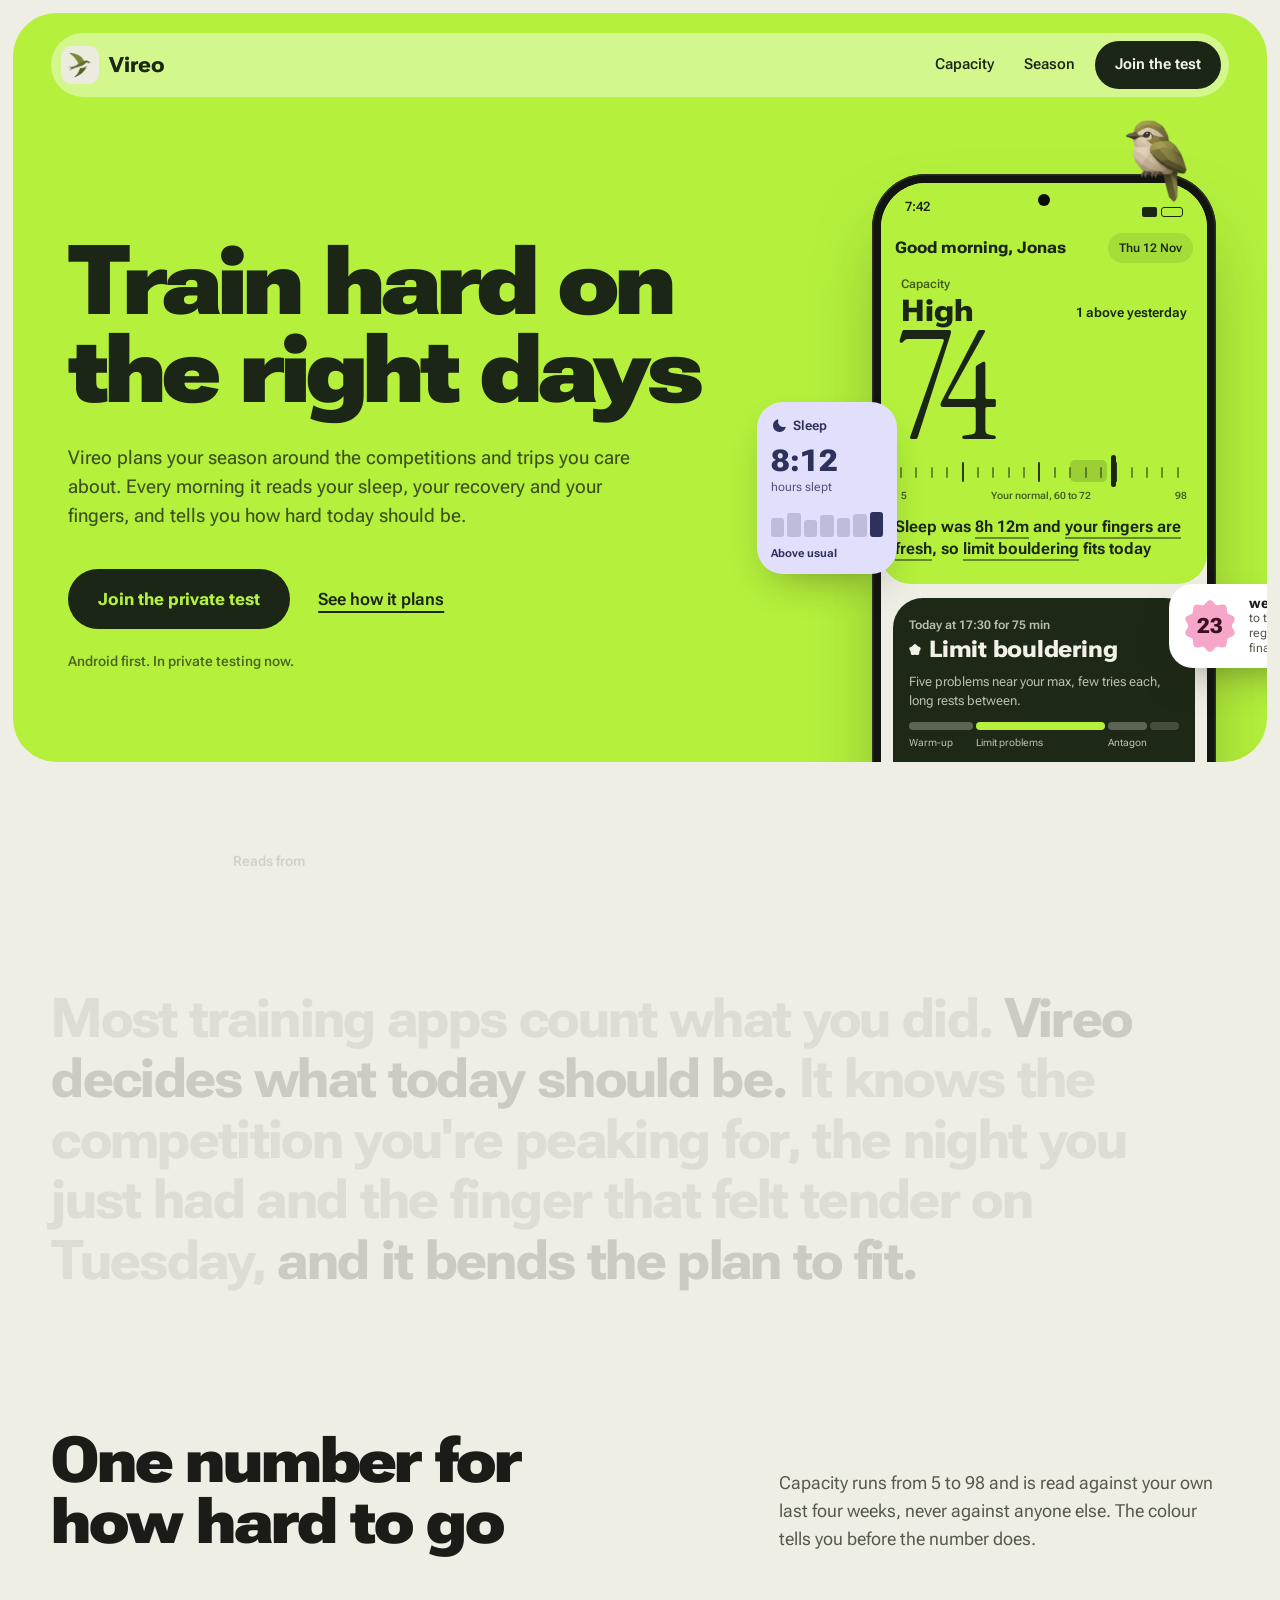
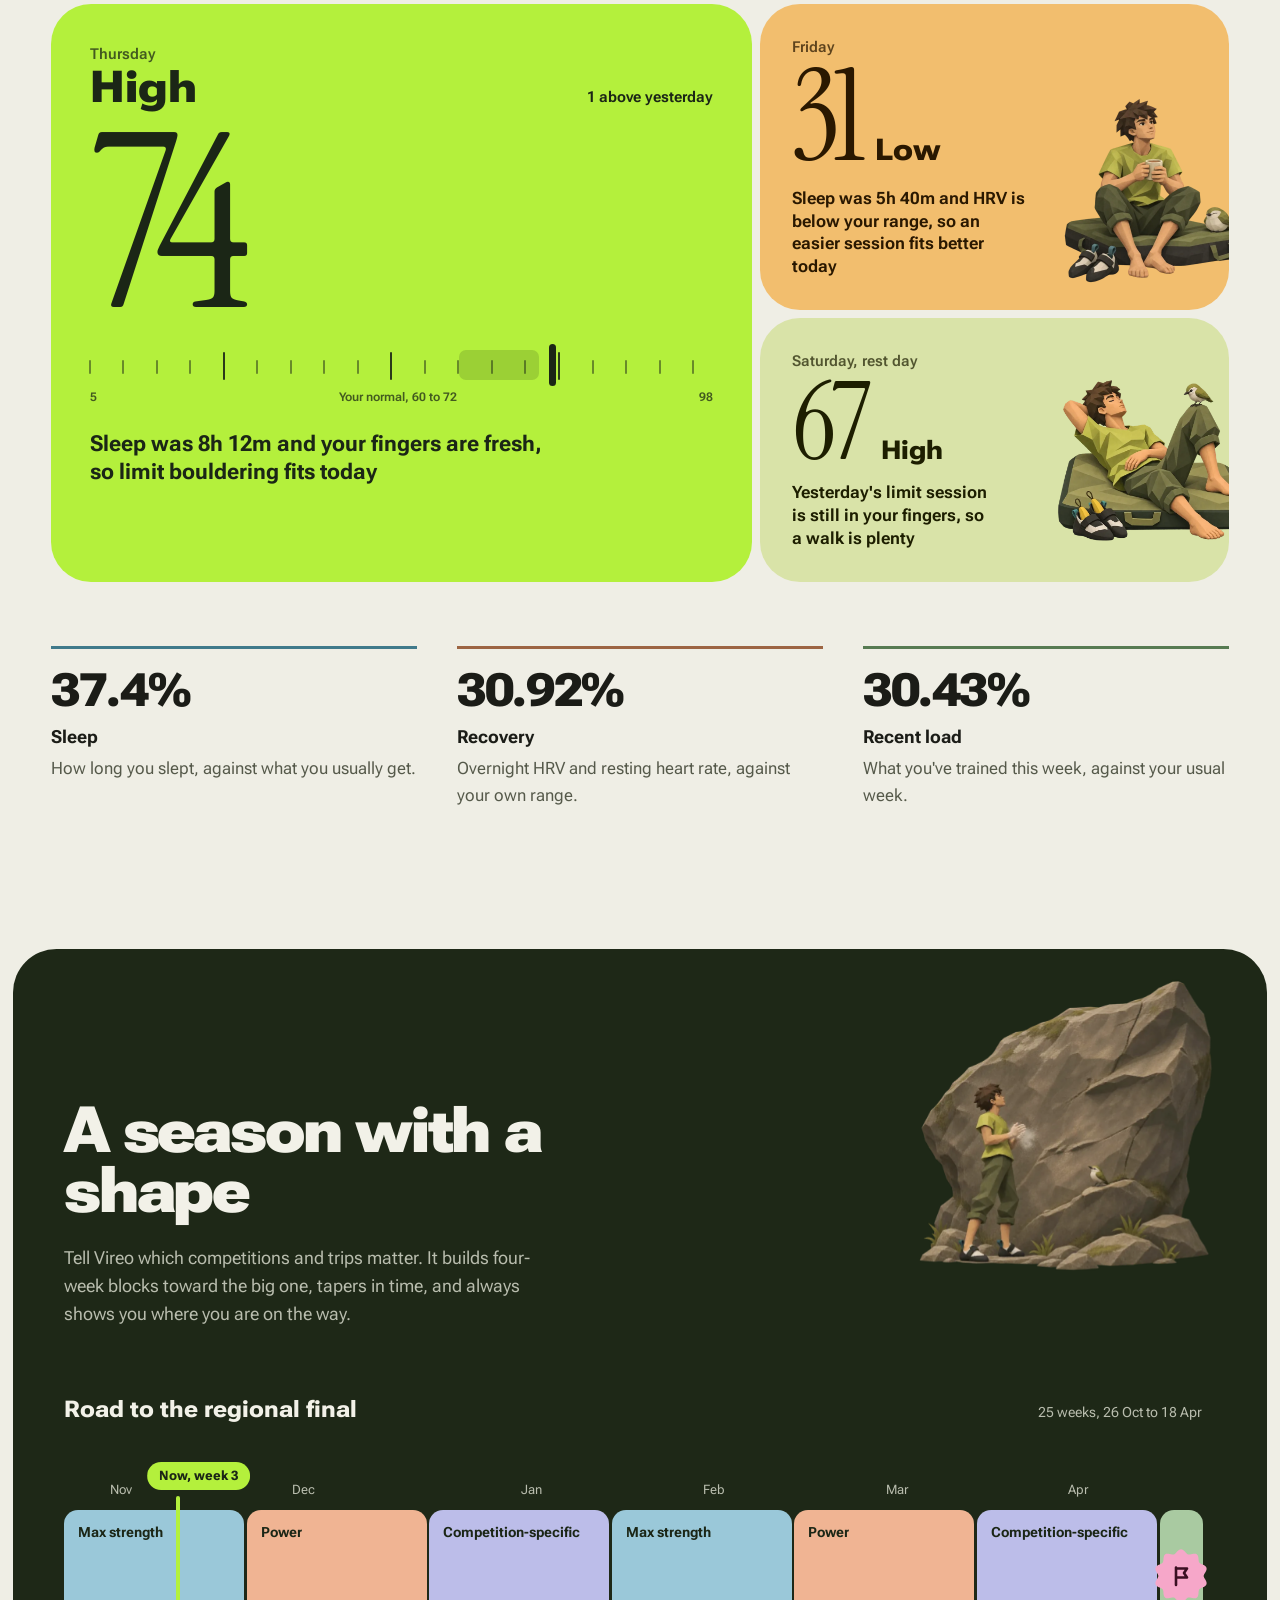
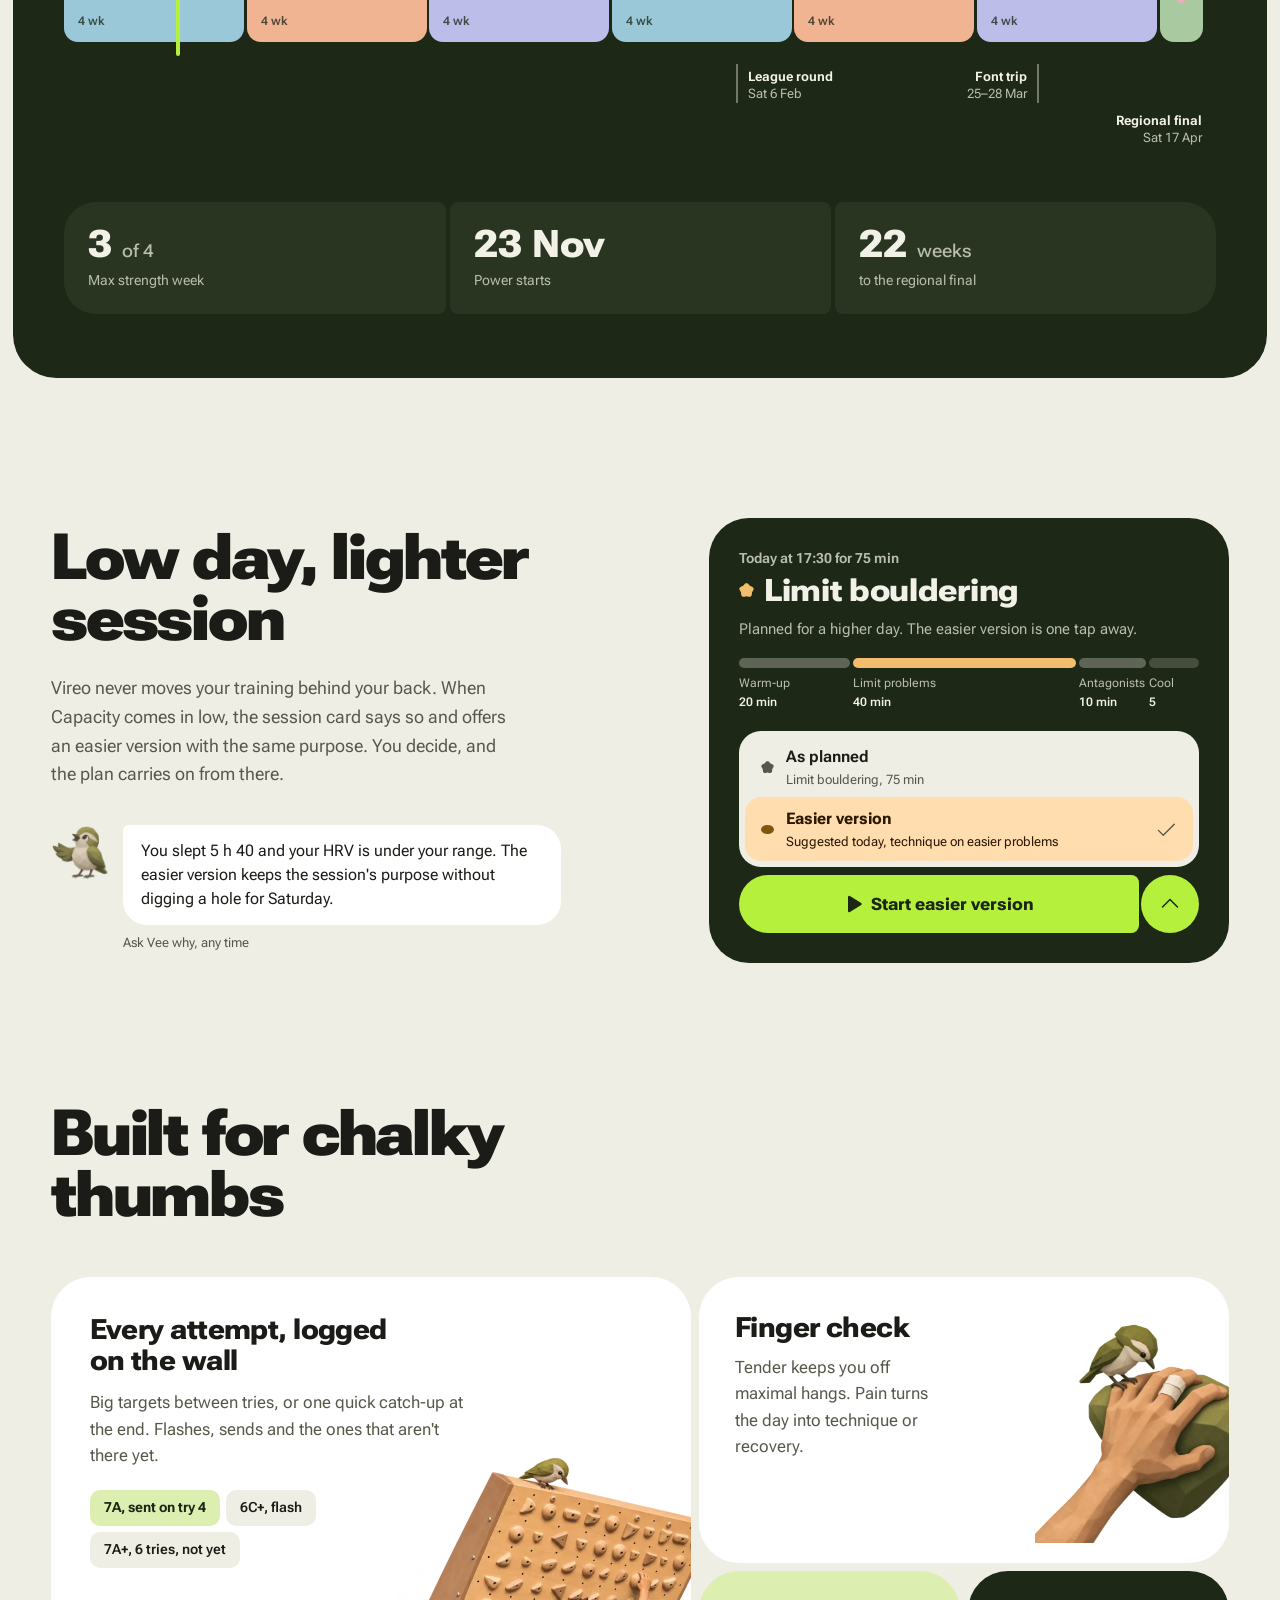
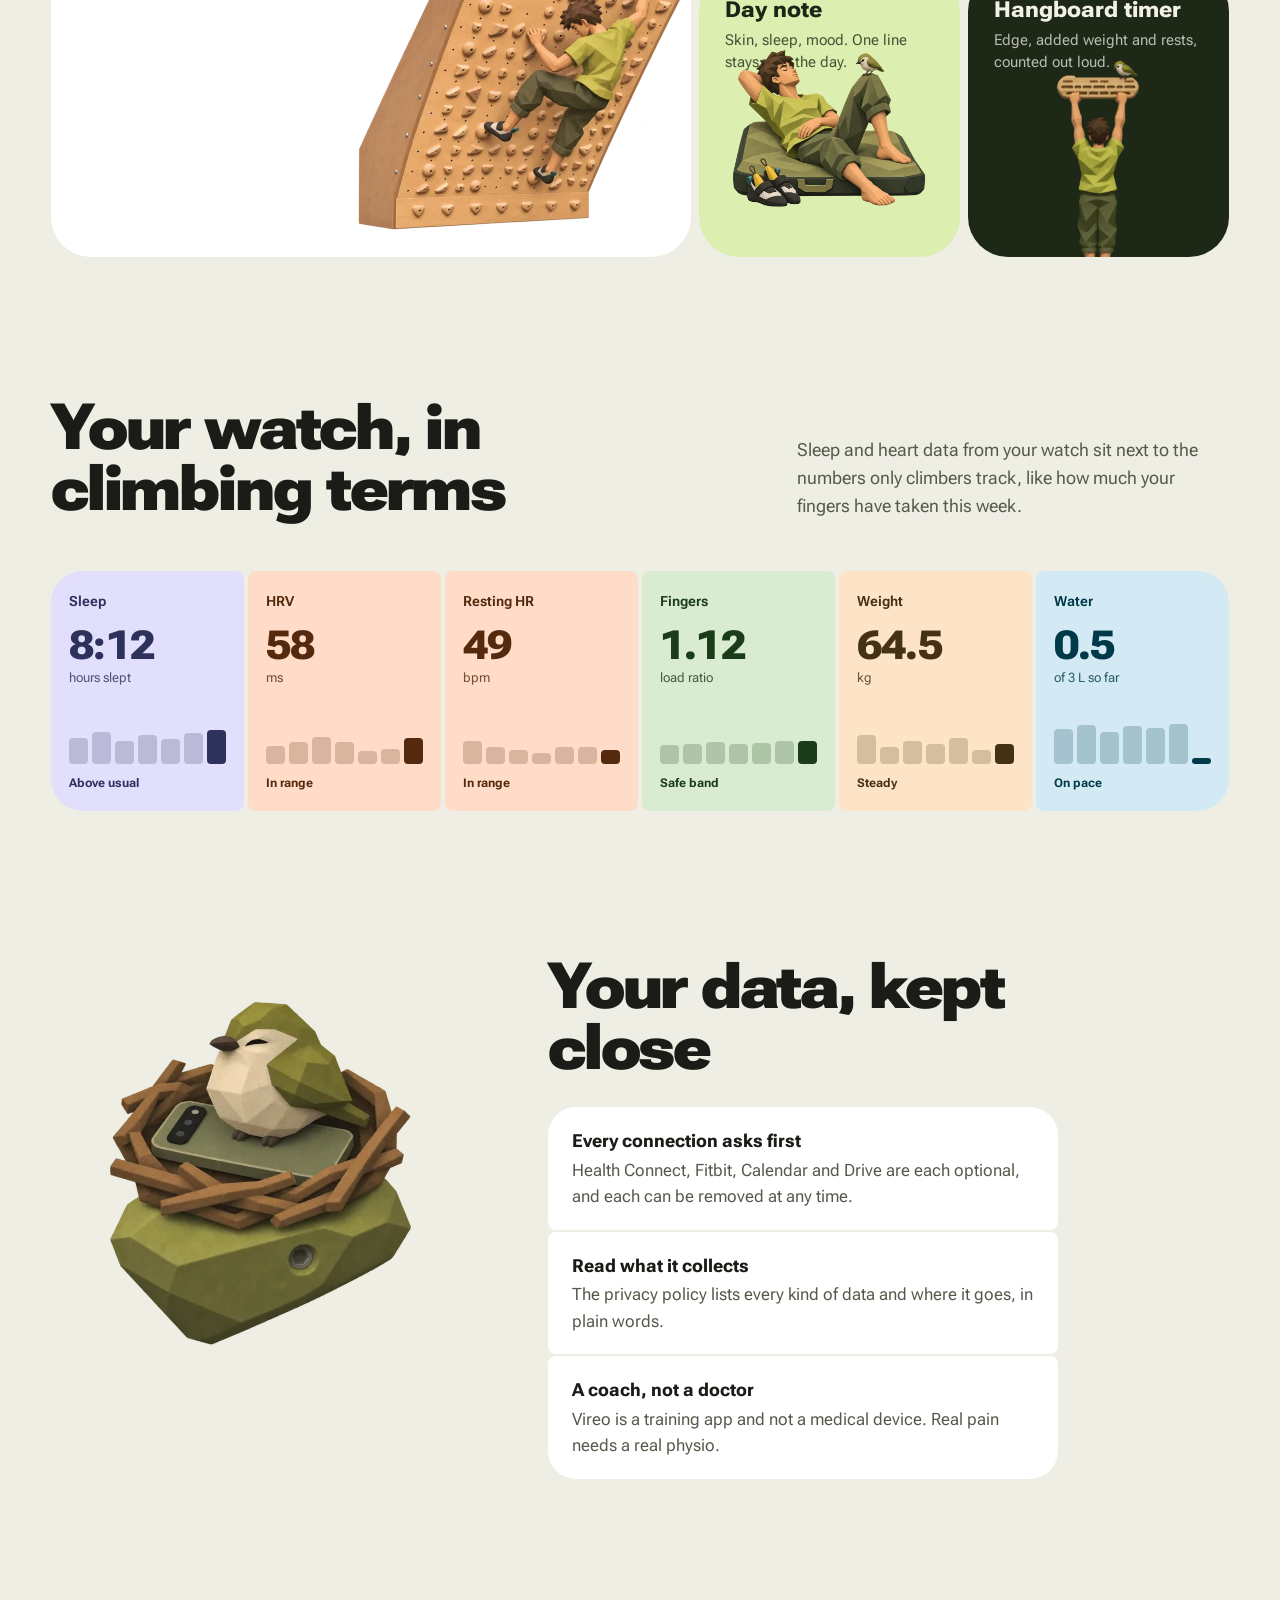
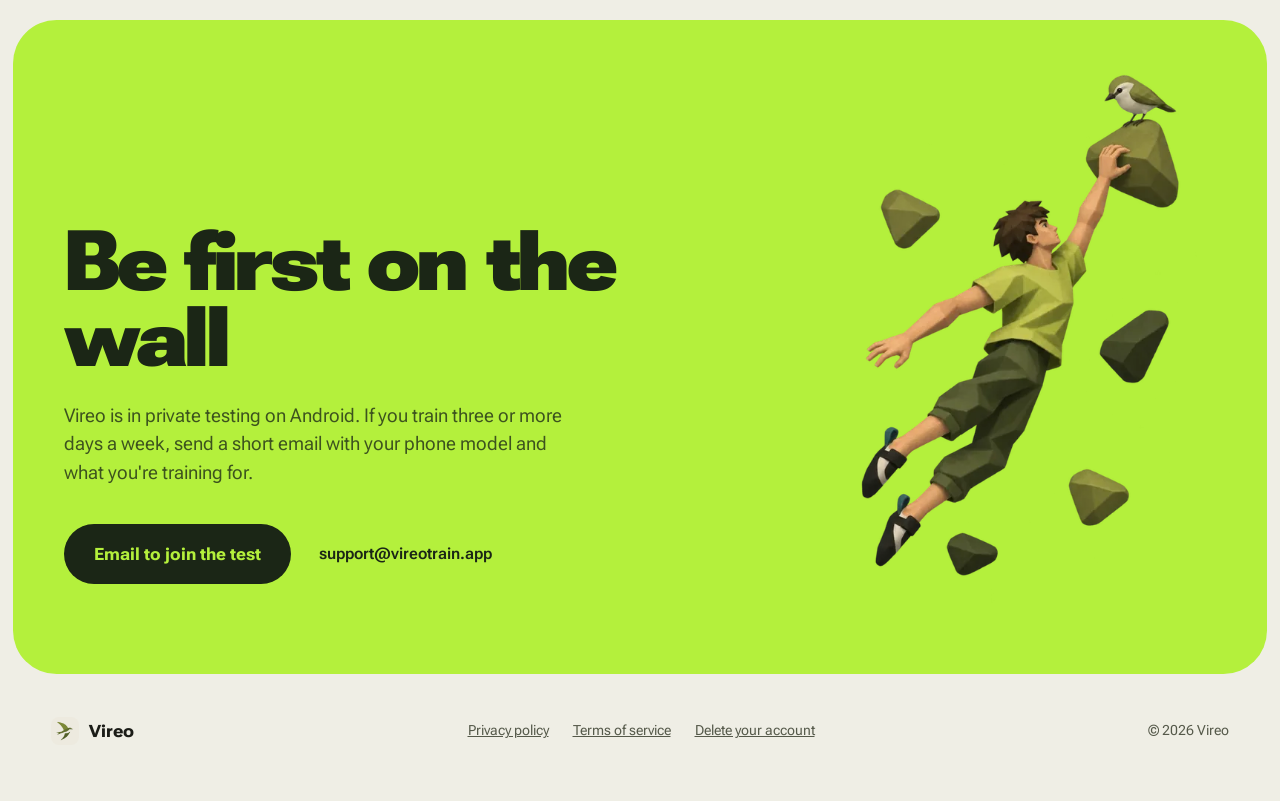
<file: index.html>
<!doctype html>
<html lang="en">
<head>
<meta charset="utf-8">
<meta name="viewport" content="width=device-width, initial-scale=1">
<title>Vireo</title>
<meta name="description" content="Vireo plans your season around the competitions and trips you care about. Every morning it reads your sleep, your recovery and your fingers, and tells you how hard today should be.">
<meta name="theme-color" content="#B4F03C">
<meta property="og:type" content="website">
<meta property="og:url" content="https://vireotrain.app/">
<meta property="og:title" content="Vireo">
<meta property="og:description" content="Vireo plans your season around the competitions and trips you care about. Every morning it reads your sleep, your recovery and your fingers, and tells you how hard today should be.">
<meta property="og:image" content="https://vireotrain.app/img/icon.png">
<link rel="icon" href="img/icon.png">
<link rel="preload" href="fonts/roboto-flex-wide.woff2" as="font" type="font/woff2" crossorigin>
<link rel="stylesheet" href="style.css">
<script src="main.js" defer></script>
</head>
<body>
<svg class="sprite" aria-hidden="true" focusable="false">
  <symbol id="badge" viewBox="0 0 60 60"><path d="M30.00 1.30 L31.12 1.49 L32.20 2.03 L33.21 2.85 L34.15 3.83 L35.01 4.83 L35.82 5.74 L36.64 6.45 L37.51 6.89 L38.47 7.04 L39.55 6.95 L40.74 6.70 L42.03 6.39 L43.36 6.14 L44.66 6.08 L45.85 6.28 L46.87 6.78 L47.66 7.59 L48.22 8.67 L48.56 9.92 L48.74 11.26 L48.84 12.58 L48.97 13.80 L49.21 14.85 L49.66 15.72 L50.34 16.41 L51.27 16.97 L52.39 17.46 L53.61 17.97 L54.83 18.55 L55.92 19.26 L56.77 20.12 L57.30 21.13 L57.46 22.26 L57.28 23.45 L56.82 24.67 L56.17 25.85 L55.48 26.98 L54.87 28.04 L54.45 29.04 L54.30 30.00 L54.45 30.96 L54.87 31.96 L55.48 33.02 L56.17 34.15 L56.82 35.33 L57.28 36.55 L57.46 37.74 L57.30 38.87 L56.77 39.88 L55.92 40.74 L54.83 41.45 L53.61 42.03 L52.39 42.54 L51.27 43.03 L50.34 43.59 L49.66 44.28 L49.21 45.15 L48.97 46.20 L48.84 47.42 L48.74 48.74 L48.56 50.08 L48.22 51.33 L47.66 52.41 L46.87 53.22 L45.85 53.72 L44.66 53.92 L43.36 53.86 L42.03 53.61 L40.74 53.30 L39.55 53.05 L38.47 52.96 L37.51 53.11 L36.64 53.55 L35.82 54.26 L35.01 55.17 L34.15 56.17 L33.21 57.15 L32.20 57.97 L31.12 58.51 L30.00 58.70 L28.88 58.51 L27.80 57.97 L26.79 57.15 L25.85 56.17 L24.99 55.17 L24.18 54.26 L23.36 53.55 L22.49 53.11 L21.53 52.96 L20.45 53.05 L19.26 53.30 L17.97 53.61 L16.64 53.86 L15.34 53.92 L14.15 53.72 L13.13 53.22 L12.34 52.41 L11.78 51.33 L11.44 50.08 L11.26 48.74 L11.16 47.42 L11.03 46.20 L10.79 45.15 L10.34 44.28 L9.66 43.59 L8.73 43.03 L7.61 42.54 L6.39 42.03 L5.17 41.45 L4.08 40.74 L3.23 39.88 L2.70 38.87 L2.54 37.74 L2.72 36.55 L3.18 35.33 L3.83 34.15 L4.52 33.02 L5.13 31.96 L5.55 30.96 L5.70 30.00 L5.55 29.04 L5.13 28.04 L4.52 26.98 L3.83 25.85 L3.18 24.67 L2.72 23.45 L2.54 22.26 L2.70 21.13 L3.23 20.12 L4.08 19.26 L5.17 18.55 L6.39 17.97 L7.61 17.46 L8.73 16.97 L9.66 16.41 L10.34 15.72 L10.79 14.85 L11.03 13.80 L11.16 12.58 L11.26 11.26 L11.44 9.92 L11.78 8.67 L12.34 7.59 L13.13 6.78 L14.15 6.28 L15.34 6.08 L16.64 6.14 L17.97 6.39 L19.26 6.70 L20.45 6.95 L21.53 7.04 L22.49 6.89 L23.36 6.45 L24.18 5.74 L24.99 4.83 L25.85 3.83 L26.79 2.85 L27.80 2.03 L28.88 1.49Z"/></symbol>
  <symbol id="penta" viewBox="0 0 100 100"><path d="M50.00 1.00 L51.92 1.13 L53.81 1.53 L55.66 2.18 L57.44 3.05 L59.13 4.12 L60.72 5.36 L62.21 6.71 L63.60 8.15 L64.89 9.63 L66.11 11.12 L67.26 12.56 L68.37 13.95 L69.47 15.24 L70.58 16.42 L71.72 17.49 L72.92 18.45 L74.20 19.30 L75.58 20.05 L77.05 20.74 L78.61 21.39 L80.27 22.02 L82.00 22.67 L83.79 23.36 L85.60 24.14 L87.40 25.01 L89.15 26.01 L90.81 27.14 L92.35 28.42 L93.73 29.84 L94.92 31.39 L95.88 33.07 L96.60 34.86 L97.07 36.73 L97.28 38.65 L97.23 40.60 L96.95 42.56 L96.45 44.50 L95.77 46.40 L94.94 48.23 L94.00 50.00 L92.99 51.69 L91.96 53.30 L90.94 54.85 L89.97 56.33 L89.08 57.77 L88.29 59.19 L87.63 60.61 L87.09 62.05 L86.68 63.53 L86.38 65.07 L86.18 66.68 L86.05 68.37 L85.97 70.14 L85.88 71.99 L85.77 73.90 L85.60 75.86 L85.32 77.84 L84.91 79.82 L84.35 81.75 L83.61 83.61 L82.69 85.36 L81.58 86.97 L80.28 88.41 L78.80 89.64 L77.17 90.66 L75.40 91.45 L73.53 92.02 L71.58 92.35 L69.58 92.48 L67.57 92.42 L65.57 92.20 L63.60 91.85 L61.68 91.41 L59.82 90.92 L58.04 90.43 L56.33 89.97 L54.68 89.57 L53.09 89.26 L51.53 89.07 L50.00 89.00 L48.47 89.07 L46.91 89.26 L45.32 89.57 L43.67 89.97 L41.96 90.43 L40.18 90.92 L38.32 91.41 L36.40 91.85 L34.43 92.20 L32.43 92.42 L30.42 92.48 L28.42 92.35 L26.47 92.02 L24.60 91.45 L22.83 90.66 L21.20 89.64 L19.72 88.41 L18.42 86.97 L17.31 85.36 L16.39 83.61 L15.65 81.75 L15.09 79.82 L14.68 77.84 L14.40 75.86 L14.23 73.90 L14.12 71.99 L14.03 70.14 L13.95 68.37 L13.82 66.68 L13.62 65.07 L13.32 63.53 L12.91 62.05 L12.37 60.61 L11.71 59.19 L10.92 57.77 L10.03 56.33 L9.06 54.85 L8.04 53.30 L7.01 51.69 L6.00 50.00 L5.06 48.23 L4.23 46.40 L3.55 44.50 L3.05 42.56 L2.77 40.60 L2.72 38.65 L2.93 36.73 L3.40 34.86 L4.12 33.07 L5.08 31.39 L6.27 29.84 L7.65 28.42 L9.19 27.14 L10.85 26.01 L12.60 25.01 L14.40 24.14 L16.21 23.36 L18.00 22.67 L19.73 22.02 L21.39 21.39 L22.95 20.74 L24.42 20.05 L25.80 19.30 L27.08 18.45 L28.28 17.49 L29.42 16.42 L30.53 15.24 L31.63 13.95 L32.74 12.56 L33.89 11.12 L35.11 9.63 L36.40 8.15 L37.79 6.71 L39.28 5.36 L40.87 4.12 L42.56 3.05 L44.34 2.18 L46.19 1.53 L48.08 1.13Z"/></symbol>
</svg>
<div class="page" id="top">
<main>
  <section class="panel panel--lime hero" data-motion="section" aria-labelledby="hero-title">
    <header class="site-header">
      <nav class="site-nav" data-motion="down" data-delay="200" aria-label="Main">
        <a class="brand" href="#top">
          <img src="img/icon.png" alt="" width="38" height="38">
          <span>Vireo</span>
        </a>
        <div class="site-nav__links">
          <a class="site-nav__link" href="#capacity">Capacity</a>
          <a class="site-nav__link" href="#season">Season</a>
          <a class="btn btn--nav" data-spring href="#join">Join the test</a>
        </div>
      </nav>
    </header>

    <div class="hero__row">
      <div class="hero__text">
        <h1 class="hero__title" id="hero-title"><span class="word" data-motion="word" data-delay="250">Train</span> <span class="word" data-motion="word" data-delay="335">hard</span> <span class="word" data-motion="word" data-delay="420">on</span> <span class="word" data-motion="word" data-delay="505">the</span> <span class="word" data-motion="word" data-delay="590">right</span> <span class="word" data-motion="word" data-delay="675">days</span></h1>
        <p class="hero__lead" data-motion="up" data-delay="760">Vireo plans your season around the competitions and trips you care about. Every morning it reads your sleep, your recovery and your fingers, and tells you how hard today should be.</p>
        <div class="cta-row hero__cta" data-motion="up" data-delay="880">
          <a class="btn btn--cta" data-spring href="#join">Join the private test</a>
          <a class="text-link" href="#how">See how it plans</a>
        </div>
        <p class="hero__note" data-motion="up" data-delay="980">Android first. In private testing now.</p>
      </div>

      <div class="hero__stage">
        <img class="hero__vee" data-motion="land" data-delay="1500" data-vee src="img/vee_perch.webp" alt="Vee perched on the corner of the phone" width="197" height="256">

        <div class="float-card float-card--sleep" data-motion="pop" data-delay="1250" data-float="8">
          <div class="float-card__label"><svg width="16" height="16" viewBox="0 -960 960 960" fill="currentColor" aria-hidden="true"><path d="M 883.27 -396.71 a 393.15 393.15 0 0 1 -138.75 198.41 A 390 390 0 0 1 120 -510 386.59 386.59 0 0 1 198.3 -744.45 a 393.15 393.15 0 0 1 198.41 -138.75 30 30 0 0 1 37.5 37.5 330.3 330.3 0 0 0 411.75 411.75 30 30 0 0 1 37.5 37.5 Z"/></svg>Sleep</div>
          <div class="float-card__value">8:12</div>
          <div class="float-card__unit">hours slept</div>
          <div class="mini-bars">
            <span style="--h:19px"></span><span style="--h:24px"></span><span style="--h:17px"></span><span style="--h:22px"></span><span style="--h:19px"></span><span style="--h:23px"></span><span class="is-today" style="--h:25px"></span>
          </div>
          <div class="float-card__chip">Above usual</div>
        </div>

        <div class="float-card float-card--weeks" data-motion="pop" data-delay="1400" data-float="10">
          <div class="badge badge--54">
            <svg width="54" height="54" aria-hidden="true"><use href="#badge"/></svg>
            <span class="badge__num"><span data-count="22" data-from="40" data-delay="1500">22</span></span>
          </div>
          <div class="float-card__weeks"><span>weeks</span>to the regional final</div>
        </div>

        <div class="phone" data-motion="phone" data-delay="350">
          <div class="phone__screen">
            <div class="phone__camera"></div>
            <div class="phone__status"><span>7:42</span><span class="phone__icons"><span></span><span></span></span></div>
            <div class="phone__top">
              <div class="phone__greeting">
                <span class="phone__hello">Good morning, Jonas</span>
                <span class="phone__date">Thu 12 Nov</span>
              </div>
              <div class="phone__cap-row">
                <div><div class="phone__cap-label">Capacity</div><div class="phone__cap-word">High</div></div>
                <div class="phone__delta">1 above yesterday</div>
              </div>
              <div class="phone__score"><span data-count="74" data-from="12" data-delay="900">74</span></div>
              <div class="scale" role="img" aria-label="Capacity 74 on a scale from 5 to 98, your normal 60 to 72">
                <div class="scale__normal"></div>
                <div class="scale__ticks"><i></i><i></i><i></i><i></i><i></i><i></i><i></i><i></i><i></i><i></i><i></i><i></i><i></i><i></i><i></i><i></i><i></i><i></i><i></i></div>
                <div class="scale__track" data-slide="74.19" data-delay="900"><span class="scale__marker"></span></div>
                <div class="scale__labels"><span>5</span><span>Your normal, 60 to 72</span><span>98</span></div>
              </div>
              <p class="phone__why">Sleep was <span class="u">8h 12m</span> and <span class="u">your fingers are fresh</span>, so <span class="u">limit bouldering</span> fits today</p>
            </div>
            <div class="phone__body">
              <div class="session session--phone">
                <div class="session__when">Today at 17:30 for 75 min</div>
                <div class="session__title"><svg width="12" height="12" aria-hidden="true"><use href="#penta"/></svg><span>Limit bouldering</span></div>
                <div class="session__desc">Five problems near your max, few tries each, long rests between.</div>
                <div class="session__parts">
                  <div class="part part--20"><div class="part__bar"></div><div class="part__name">Warm-up</div></div>
                  <div class="part part--40 is-main"><div class="part__bar"></div><div class="part__name">Limit problems</div></div>
                  <div class="part part--12"><div class="part__bar"></div><div class="part__name">Antagonists</div></div>
                  <div class="part part--9 is-cool"><div class="part__bar"></div></div>
                </div>
                <div class="split-btn">
                  <span class="split-btn__main"><svg width="18" height="18" viewBox="0 -960 960 960" fill="currentColor" aria-hidden="true"><path d="M 900 -480 a 59.02 59.02 0 0 1 -28.5 50.66 L 331.2 -98.81 a 60 60 0 0 1 -60.75 1.12 A 59.47 59.47 0 0 1 240 -149.51 V -810.49 a 59.47 59.47 0 0 1 30.45 -51.83 60 60 0 0 1 60.75 1.12 L 871.5 -530.66 A 59.02 59.02 0 0 1 900 -480 Z"/></svg>Start session</span>
                  <span class="split-btn__side"></span>
                </div>
              </div>
            </div>
          </div>
        </div>
      </div>
    </div>
  </section>

  <div class="wrap sources" data-stagger="70">
    <span class="sources__label">Reads from</span>
    <span class="sources__name">Health Connect</span>
    <span class="sources__name">Fitbit</span>
    <span class="sources__name">Google Calendar</span>
    <span class="sources__name">Google Drive</span>
  </div>

  <section class="wrap block manifesto" id="how" aria-label="What Vireo does">
    <p class="manifesto__text"><span data-phrase>Most training apps count what you did. </span><span class="lit" data-phrase>Vireo decides what today should be. </span><span data-phrase>It knows the competition you're peaking for, </span><span data-phrase>the night you just had </span><span data-phrase>and the finger that felt tender on Tuesday, </span><span class="lit" data-phrase>and it bends the plan to fit.</span></p>
  </section>

  <section class="wrap block" id="capacity" aria-labelledby="cap-title">
    <div class="intro">
      <h2 class="h2 h2--9" data-motion="rise" id="cap-title">One number for how hard to go</h2>
      <p class="intro__text intro__text--25" data-motion="up" data-delay="150">Capacity runs from 5 to 98 and is read against your own last four weeks, never against anyone else. The colour tells you before the number does.</p>
    </div>

    <div class="cap-grid">
      <div class="card cap-today" data-motion="up" data-lift>
        <div class="cap-today__head">
          <div><div class="cap-today__day">Thursday</div><div class="cap-today__word">High</div></div>
          <div class="cap-today__delta">1 above yesterday</div>
        </div>
        <div class="cap-today__score"><span data-count="74" data-from="5" data-delay="200">74</span></div>
        <div class="scale scale--big" role="img" aria-label="Capacity 74 on a scale from 5 to 98, your normal 60 to 72">
          <div class="scale__normal"></div>
          <div class="scale__ticks"><i></i><i></i><i></i><i></i><i></i><i></i><i></i><i></i><i></i><i></i><i></i><i></i><i></i><i></i><i></i><i></i><i></i><i></i><i></i></div>
          <div class="scale__track" data-slide="74.19" data-delay="200"><span class="scale__marker"></span></div>
          <div class="scale__labels"><span>5</span><span>Your normal, 60 to 72</span><span>98</span></div>
        </div>
        <p class="cap-today__why">Sleep was 8h 12m and your fingers are fresh, so limit bouldering fits today</p>
      </div>

      <div class="cap-side">
        <div class="card cap-day cap-day--low" data-motion="up" data-delay="140" data-lift>
          <div class="cap-day__label">Friday</div>
          <div class="cap-day__row">
            <span class="cap-day__num" data-count="31" data-from="74" data-delay="340">31</span>
            <span class="cap-day__word">Low</span>
          </div>
          <p class="cap-day__why">Sleep was 5h 40m and HRV is below your range, so an easier session fits better today</p>
          <img class="cap-day__img" data-motion="scale" data-delay="250" data-parallax="0.05" src="img/low_day.webp" alt="" width="768" height="764" loading="lazy">
        </div>
        <div class="card cap-day cap-day--rest" data-motion="up" data-delay="260" data-lift>
          <div class="cap-day__label">Saturday, rest day</div>
          <div class="cap-day__row">
            <span class="cap-day__num" data-count="68" data-from="31" data-delay="460">68</span>
            <span class="cap-day__word">High</span>
          </div>
          <p class="cap-day__why">Yesterday's limit session is still in your fingers, so a walk is plenty</p>
          <img class="cap-day__img" data-motion="scale" data-delay="300" data-parallax="0.04" src="img/rest_day.webp" alt="" width="768" height="632" loading="lazy">
        </div>
      </div>
    </div>

    <div class="factors" data-stagger="130">
      <div class="factor factor--sleep">
        <div class="factor__pct"><span data-count="37.5" data-delay="200">37.5</span>%</div>
        <div class="factor__name">Sleep</div>
        <p class="factor__text">How long you slept, against what you usually get.</p>
      </div>
      <div class="factor factor--recovery">
        <div class="factor__pct"><span data-count="31.25" data-delay="330">31.25</span>%</div>
        <div class="factor__name">Recovery</div>
        <p class="factor__text">Overnight HRV and resting heart rate, against your own range.</p>
      </div>
      <div class="factor factor--load">
        <div class="factor__pct"><span data-count="31.25" data-delay="460">31.25</span>%</div>
        <div class="factor__name">Recent load</div>
        <p class="factor__text">What you've trained this week, against your usual week.</p>
      </div>
    </div>
  </section>

  <section class="panel panel--night season" data-motion="section" id="season" aria-labelledby="season-title">
    <div class="wrap season__inner">
      <div class="season__head">
        <div class="season__intro">
          <h2 class="h2 h2--8" data-motion="rise" id="season-title">A season with a shape</h2>
          <p class="season__text" data-motion="up" data-delay="150">Tell Vireo which competitions and trips matter. It builds four-week blocks toward the big one, tapers in time, and always shows you where you are on the way.</p>
        </div>
        <img class="season__img" data-motion="scale" data-delay="250" data-parallax="0.08" src="img/paywall_boulder.webp" alt="A climber chalking up under a boulder while Vee watches from a ledge" width="768" height="761" loading="lazy">
      </div>

      <div class="hscroll season__scroll">
        <div class="strip">
          <div class="strip__head">
            <span class="strip__title">Road to the regional final</span>
            <span class="strip__range">25 weeks, 26 Oct to 18 Apr</span>
          </div>
          <div class="strip__months">
            <span>Nov</span><span>Dec</span><span>Jan</span><span>Feb</span><span>Mar</span><span>Apr</span>
          </div>
          <div class="strip__bands">
            <div class="band band--max" data-band><span>Max strength</span><span class="band__len">4 wk</span></div>
            <div class="band band--power" data-band><span>Power</span><span class="band__len">4 wk</span></div>
            <div class="band band--comp" data-band><span>Competition-specific</span><span class="band__len">4 wk</span></div>
            <div class="band band--max" data-band><span>Max strength</span><span class="band__len">4 wk</span></div>
            <div class="band band--power" data-band><span>Power</span><span class="band__len">4 wk</span></div>
            <div class="band band--comp" data-band><span>Competition-specific</span><span class="band__len">4 wk</span></div>
            <div class="band band--taper" data-band>
              <div class="goal-badge" data-motion="spin" data-delay="1200" role="img" aria-label="Regional final"><svg class="goal-badge__shape" width="56" height="56" aria-hidden="true"><use href="#badge"/></svg><svg class="goal-badge__flag" width="24" height="24" viewBox="0 0 24 24" aria-hidden="true"><path d="M7 21V3.5M7 4.5h11l-3 4.5 3 4.5H7"/></svg></div>
            </div>
            <div class="strip__now-line" data-motion="drop" data-delay="1000"></div>
            <div class="strip__now" data-motion="pop" data-delay="1150">Now, week 3</div>
          </div>
          <div class="strip__events" data-stagger="150" data-delay="900">
            <div class="event event--league"><span>League round</span>Sat 6 Feb</div>
            <div class="event event--trip"><span>Font trip</span>25–28 Mar</div>
            <div class="event event--final"><span>Regional final</span>Sat 17 Apr</div>
          </div>
        </div>
      </div>

      <div class="stats" data-stagger="110">
        <div class="stat">
          <div class="stat__value"><span data-count="3" data-from="1" data-delay="300">3</span> <span class="stat__suffix">of 4</span></div>
          <div class="stat__label">Max strength week</div>
        </div>
        <div class="stat">
          <div class="stat__value">23 Nov</div>
          <div class="stat__label">Power starts</div>
        </div>
        <div class="stat">
          <div class="stat__value"><span data-count="22" data-from="25" data-delay="520">22</span> <span class="stat__suffix">weeks</span></div>
          <div class="stat__label">to the regional final</div>
        </div>
      </div>
    </div>
  </section>

  <section class="wrap block bend" aria-labelledby="bend-title">
    <div class="bend__text">
      <h2 class="h2 h2--8" data-motion="rise" id="bend-title">Low day, lighter session</h2>
      <p class="bend__lead" data-motion="up" data-delay="150">Vireo never moves your training behind your back. When Capacity comes in low, the session card says so and offers an easier version with the same purpose. You decide, and the plan carries on from there.</p>
      <div class="vee-says">
        <img class="vee-says__vee" data-motion="hop" data-delay="300" src="img/vee_explain.webp" alt="" width="256" height="242" loading="lazy">
        <div class="vee-says__bubble" data-motion="bubble" data-delay="650">You slept 5 h 40 and your HRV is under your range. The easier version keeps the session's purpose without digging a hole for Saturday.</div>
      </div>
      <div class="vee-says__hint" data-motion="up" data-delay="900">Ask Vee why, any time</div>
    </div>

    <div class="bend__card-col">
      <div class="session session--big" data-motion="up" data-delay="100" data-lift>
        <div class="session__when">Today at 17:30 for 75 min</div>
        <div class="session__title"><svg width="15" height="15" aria-hidden="true"><use href="#penta"/></svg><span>Limit bouldering</span></div>
        <div class="session__desc">Planned for a higher day. The easier version is one tap away.</div>
        <div class="session__parts">
          <div class="part part--20"><div class="part__bar"></div><div class="part__name">Warm-up</div><div class="part__min">20 min</div></div>
          <div class="part part--40 is-main"><div class="part__bar"></div><div class="part__name">Limit problems</div><div class="part__min">40 min</div></div>
          <div class="part part--12"><div class="part__bar"></div><div class="part__name">Antagonists</div><div class="part__min">10 min</div></div>
          <div class="part part--9 is-cool"><div class="part__bar"></div><div class="part__name">Cool</div><div class="part__min">5</div></div>
        </div>
        <div class="choice">
          <div class="choice__row">
            <svg width="13" height="13" aria-hidden="true"><use href="#penta"/></svg>
            <span class="choice__text"><span class="choice__name">As planned</span><span class="choice__sub">Limit bouldering, 75 min</span></span>
          </div>
          <div class="choice__row choice__row--pick">
            <span class="choice__hl" data-motion="hl" data-delay="1100"></span>
            <span class="choice__dot"></span>
            <span class="choice__text"><span class="choice__name">Easier version</span><span class="choice__sub">Suggested today, technique on easier problems</span></span>
            <svg class="choice__check" data-motion="pop" data-delay="1500" width="22" height="22" viewBox="0 -960 960 960" fill="currentColor" aria-hidden="true"><path d="M 861.23 -668.78 l -480 480 a 30 30 0 0 1 -42.45 0 l -210 -210 a 30 30 0 0 1 42.45 -42.45 L 360 -252.41 818.77 -711.23 a 30 30 0 0 1 42.45 42.45 Z"/></svg>
          </div>
        </div>
        <div class="split-btn split-btn--big">
          <span class="split-btn__main"><svg width="20" height="20" viewBox="0 -960 960 960" fill="currentColor" aria-hidden="true"><path d="M 900 -480 a 59.02 59.02 0 0 1 -28.5 50.66 L 331.2 -98.81 a 60 60 0 0 1 -60.75 1.12 A 59.47 59.47 0 0 1 240 -149.51 V -810.49 a 59.47 59.47 0 0 1 30.45 -51.83 60 60 0 0 1 60.75 1.12 L 871.5 -530.66 A 59.02 59.02 0 0 1 900 -480 Z"/></svg>Start easier version</span>
          <span class="split-btn__side"><svg width="24" height="24" viewBox="0 -960 960 960" fill="currentColor" aria-hidden="true"><path d="M 801.23 -578.78 l -300 300 a 30 30 0 0 1 -42.45 0 l -300 -300 A 30 30 0 0 1 201.22 -621.22 L 480 -342.41 l 278.78 -278.81 a 30 30 0 0 1 42.45 42.45 Z"/></svg></span>
        </div>
      </div>
    </div>
  </section>

  <section class="wrap block" aria-labelledby="log-title">
    <h2 class="h2 h2--10" data-motion="rise" id="log-title">Built for chalky thumbs</h2>
    <div class="log-grid">
      <div class="card card--white log-wall" data-motion="up" data-lift>
        <h3 class="h3 log-wall__title">Every attempt, logged on the wall</h3>
        <p class="log-wall__text">Big targets between tries, or one quick catch-up at the end. Flashes, sends and the ones that aren't there yet.</p>
        <div class="chips" data-stagger="120" data-delay="400" data-kind="pop">
          <span class="chip chip--sent">7A, sent on try 4</span>
          <span class="chip">6C+, flash</span>
          <span class="chip">7A+, 6 tries, not yet</span>
        </div>
        <img class="log-wall__img" data-motion="scale" data-delay="250" data-parallax="0.06" src="img/board_climb.webp" alt="A climber on a spray board with Vee perched on top" width="768" height="768" loading="lazy">
      </div>
      <div class="log-side">
        <div class="card card--white log-finger" data-motion="up" data-delay="120" data-lift>
          <h3 class="h3 log-finger__title">Finger check</h3>
          <p class="log-finger__text">Tender keeps you off maximal hangs. Pain turns the day into technique or recovery.</p>
          <img class="log-finger__img" data-motion="scale" data-delay="250" data-parallax="0.05" src="img/goal_fingers.webp" alt="A taped finger on a hold with Vee perched on it" width="750" height="768" loading="lazy">
        </div>
        <div class="log-pair">
          <div class="card log-small log-small--note" data-motion="up" data-delay="220" data-lift>
            <h3 class="log-small__title">Day note</h3>
            <p class="log-small__text">Skin, sleep, mood. One line stays with the day.</p>
            <img class="log-small__img log-small__img--note" data-motion="scale" data-delay="300" data-parallax="0.04" src="img/rest_day.webp" alt="" width="768" height="632" loading="lazy">
          </div>
          <div class="card log-small log-small--timer" data-motion="up" data-delay="300" data-lift>
            <h3 class="log-small__title">Hangboard timer</h3>
            <p class="log-small__text">Edge, added weight and rests, counted out loud.</p>
            <img class="log-small__img log-small__img--timer" data-motion="up" data-delay="300" data-float="6" src="img/hangboard.webp" alt="" width="293" height="768" loading="lazy">
          </div>
        </div>
      </div>
    </div>
  </section>

  <section class="wrap block" aria-labelledby="body-title">
    <div class="intro">
      <h2 class="h2 h2--9" data-motion="rise" id="body-title">Your watch, in climbing terms</h2>
      <p class="intro__text intro__text--24" data-motion="up" data-delay="150">Sleep and heart data from your watch sit next to the numbers only climbers track, like how much your fingers have taken this week.</p>
    </div>
    <div class="hscroll tiles-scroll">
      <div class="tiles" data-stagger="80">
        <div class="tile tile--sleep">
          <div class="tile__label">Sleep</div>
          <div class="tile__value">8:12</div>
          <div class="tile__unit">hours slept</div>
          <div class="tile__bars"><span data-bar style="--h:26px"></span><span data-bar style="--h:32px"></span><span data-bar style="--h:23px"></span><span data-bar style="--h:29px"></span><span data-bar style="--h:25px"></span><span data-bar style="--h:31px"></span><span data-bar style="--h:34px"></span></div>
          <div class="tile__chip">Above usual</div>
        </div>
        <div class="tile tile--heart">
          <div class="tile__label">HRV</div>
          <div class="tile__value">58</div>
          <div class="tile__unit">ms</div>
          <div class="tile__bars"><span data-bar style="--h:18px"></span><span data-bar style="--h:22px"></span><span data-bar style="--h:27px"></span><span data-bar style="--h:22px"></span><span data-bar style="--h:13px"></span><span data-bar style="--h:15px"></span><span data-bar style="--h:26px"></span></div>
          <div class="tile__chip">In range</div>
        </div>
        <div class="tile tile--heart">
          <div class="tile__label">Resting HR</div>
          <div class="tile__value">49</div>
          <div class="tile__unit">bpm</div>
          <div class="tile__bars"><span data-bar style="--h:23px"></span><span data-bar style="--h:17px"></span><span data-bar style="--h:14px"></span><span data-bar style="--h:11px"></span><span data-bar style="--h:17px"></span><span data-bar style="--h:17px"></span><span data-bar style="--h:14px"></span></div>
          <div class="tile__chip">In range</div>
        </div>
        <div class="tile tile--fingers">
          <div class="tile__label">Fingers</div>
          <div class="tile__value">1.12</div>
          <div class="tile__unit">load ratio</div>
          <div class="tile__bars"><span data-bar style="--h:19px"></span><span data-bar style="--h:20px"></span><span data-bar style="--h:22px"></span><span data-bar style="--h:20px"></span><span data-bar style="--h:21px"></span><span data-bar style="--h:23px"></span><span data-bar style="--h:23px"></span></div>
          <div class="tile__chip">Safe band</div>
        </div>
        <div class="tile tile--weight">
          <div class="tile__label">Weight</div>
          <div class="tile__value">64.5</div>
          <div class="tile__unit">kg</div>
          <div class="tile__bars"><span data-bar style="--h:29px"></span><span data-bar style="--h:17px"></span><span data-bar style="--h:23px"></span><span data-bar style="--h:20px"></span><span data-bar style="--h:26px"></span><span data-bar style="--h:14px"></span><span data-bar style="--h:20px"></span></div>
          <div class="tile__chip">Steady</div>
        </div>
        <div class="tile tile--water">
          <div class="tile__label">Water</div>
          <div class="tile__value">0.5</div>
          <div class="tile__unit">of 3 L so far</div>
          <div class="tile__bars"><span data-bar style="--h:35px"></span><span data-bar style="--h:39px"></span><span data-bar style="--h:32px"></span><span data-bar style="--h:38px"></span><span data-bar style="--h:36px"></span><span data-bar style="--h:40px"></span><span data-bar style="--h:6px"></span></div>
          <div class="tile__chip">On pace</div>
        </div>
      </div>
    </div>
  </section>

  <section class="wrap block privacy" aria-labelledby="priv-title">
    <img class="privacy__img" data-motion="scale" data-delay="250" data-parallax="0.07" src="img/privacy_nest.webp" alt="Vee asleep in a nest around a phone" width="768" height="768" loading="lazy">
    <div class="privacy__text">
      <h2 class="h2 h2--8" data-motion="rise" id="priv-title">Your data, kept close</h2>
      <ul class="promises" data-stagger="120" data-kind="right" data-delay="150">
        <li><span class="promises__title">Every connection asks first</span><span class="promises__text">Health Connect, Fitbit, Calendar and Drive are each optional, and each can be removed at any time.</span></li>
        <li><span class="promises__title">Read what it collects</span><span class="promises__text">The privacy policy lists every kind of data and where it goes, in plain words.</span></li>
        <li><span class="promises__title">A coach, not a doctor</span><span class="promises__text">Vireo is a training app and not a medical device. Real pain needs a real physio.</span></li>
      </ul>
    </div>
  </section>

  <section class="panel panel--lime join" data-motion="section" id="join" aria-labelledby="join-title">
    <div class="wrap join__inner">
      <div class="join__text">
        <h2 class="h2 join__title" data-motion="rise" id="join-title">Be first on the wall</h2>
        <p class="join__lead" data-motion="up" data-delay="150">Vireo is in private testing on Android. If you train three or more days a week, send a short email with your phone model and what you're training for.</p>
        <div class="cta-row join__cta" data-motion="up" data-delay="300">
          <a class="btn btn--cta" data-spring href="mailto:support@vireotrain.app?subject=Vireo%20test">Email to join the test</a>
          <span class="join__mail">support@vireotrain.app</span>
        </div>
      </div>
      <img class="join__img" data-motion="dyno" data-delay="200" data-parallax="0.06" src="img/welcome_dyno.webp" alt="A climber jumping for a hold with Vee waiting on top" width="512" height="768" loading="lazy">
    </div>
  </section>
</main>

<footer class="wrap site-footer" data-motion="up">
  <span class="site-footer__brand"><img src="img/icon.png" alt="" width="28" height="28" loading="lazy">Vireo</span>
  <nav class="site-footer__links" aria-label="Legal">
    <a href="privacy/">Privacy policy</a>
    <a href="terms/">Terms of service</a>
    <a href="delete-account/">Delete your account</a>
  </nav>
  <span>© 2026 Vireo</span>
</footer>
</div>
</body>
</html>
</file>
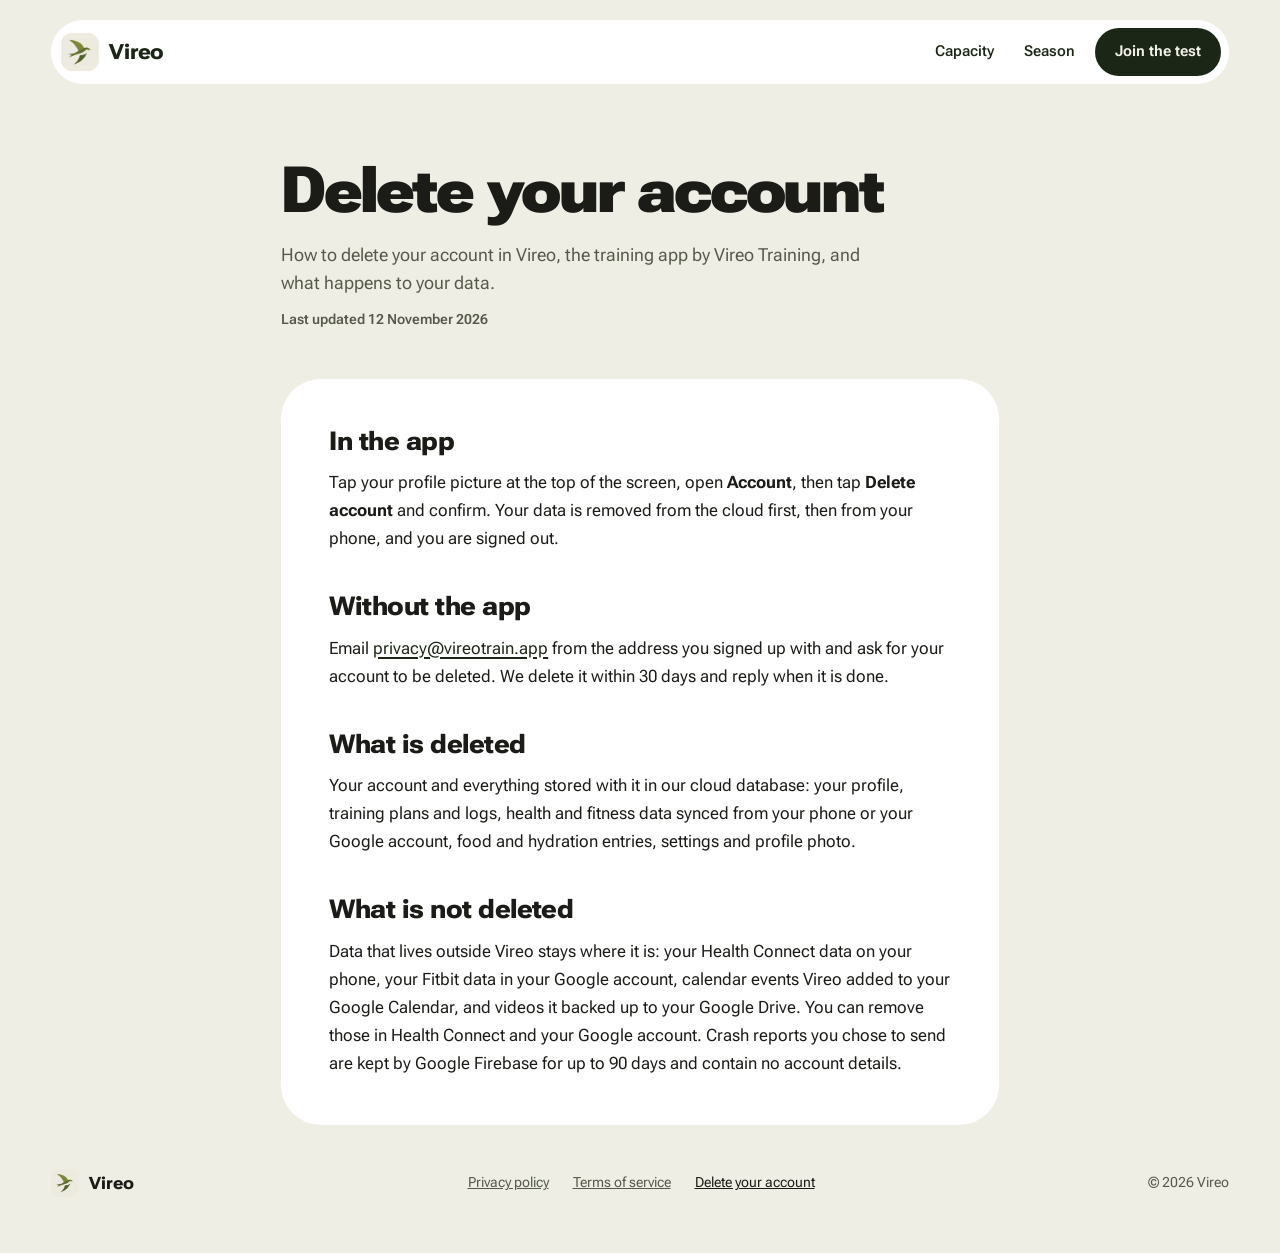
<file: delete-account/index.html>
<!doctype html>
<html lang="en">
<head>
<meta charset="utf-8">
<meta name="viewport" content="width=device-width, initial-scale=1">
<title>Delete your Vireo account</title>
<link rel="icon" href="../img/icon.png">
<link rel="preload" href="../fonts/roboto-flex-wide.woff2" as="font" type="font/woff2" crossorigin>
<meta name="theme-color" content="#B4F03C">
<link rel="stylesheet" href="../style.css">
</head>
<body>
<div class="legal-header">
  <header class="site-header">
    <nav class="site-nav" aria-label="Main">
      <a class="brand" href="../">
        <img src="../img/icon.png" alt="" width="38" height="38">
        <span>Vireo</span>
      </a>
      <div class="site-nav__links">
        <a class="site-nav__link" href="../#capacity">Capacity</a>
        <a class="site-nav__link" href="../#season">Season</a>
        <a class="btn btn--nav" href="../#join">Join the test</a>
      </div>
    </nav>
  </header>
</div>
<main>
  <div class="wrap legal">
    <section class="title">
      <h1>Delete your account</h1>
      <p>How to delete your account in Vireo, the training app by Vireo Training, and what happens to your data.</p>
      <p class="updated">Last updated 12 November 2026</p>
    </section>
    <article class="doc">
  <h2>In the app</h2>
  <p>Tap your profile picture at the top of the screen, open <strong>Account</strong>, then tap <strong>Delete account</strong> and confirm. Your data is removed from the cloud first, then from your phone, and you are signed out.</p>

  <h2>Without the app</h2>
  <p>Email <a href="mailto:privacy@vireotrain.app">privacy@vireotrain.app</a> from the address you signed up with and ask for your account to be deleted. We delete it within 30 days and reply when it is done.</p>

  <h2>What is deleted</h2>
  <p>Your account and everything stored with it in our cloud database: your profile, training plans and logs, health and fitness data synced from your phone or your Google account, food and hydration entries, settings and profile photo.</p>

  <h2>What is not deleted</h2>
  <p>Data that lives outside Vireo stays where it is: your Health Connect data on your phone, your Fitbit data in your Google account, calendar events Vireo added to your Google Calendar, and videos it backed up to your Google Drive. You can remove those in Health Connect and your Google account. Crash reports you chose to send are kept by Google Firebase for up to 90 days and contain no account details.</p>
    </article>
  </div>
</main>
<footer class="wrap site-footer">
  <span class="site-footer__brand"><img src="../img/icon.png" alt="" width="28" height="28">Vireo</span>
  <nav class="site-footer__links" aria-label="Legal">
    <a href="../privacy/">Privacy policy</a>
    <a href="../terms/">Terms of service</a>
    <a href="../delete-account/" aria-current="page">Delete your account</a>
  </nav>
  <span>© 2026 Vireo</span>
</footer>
</body>
</html>
</file>
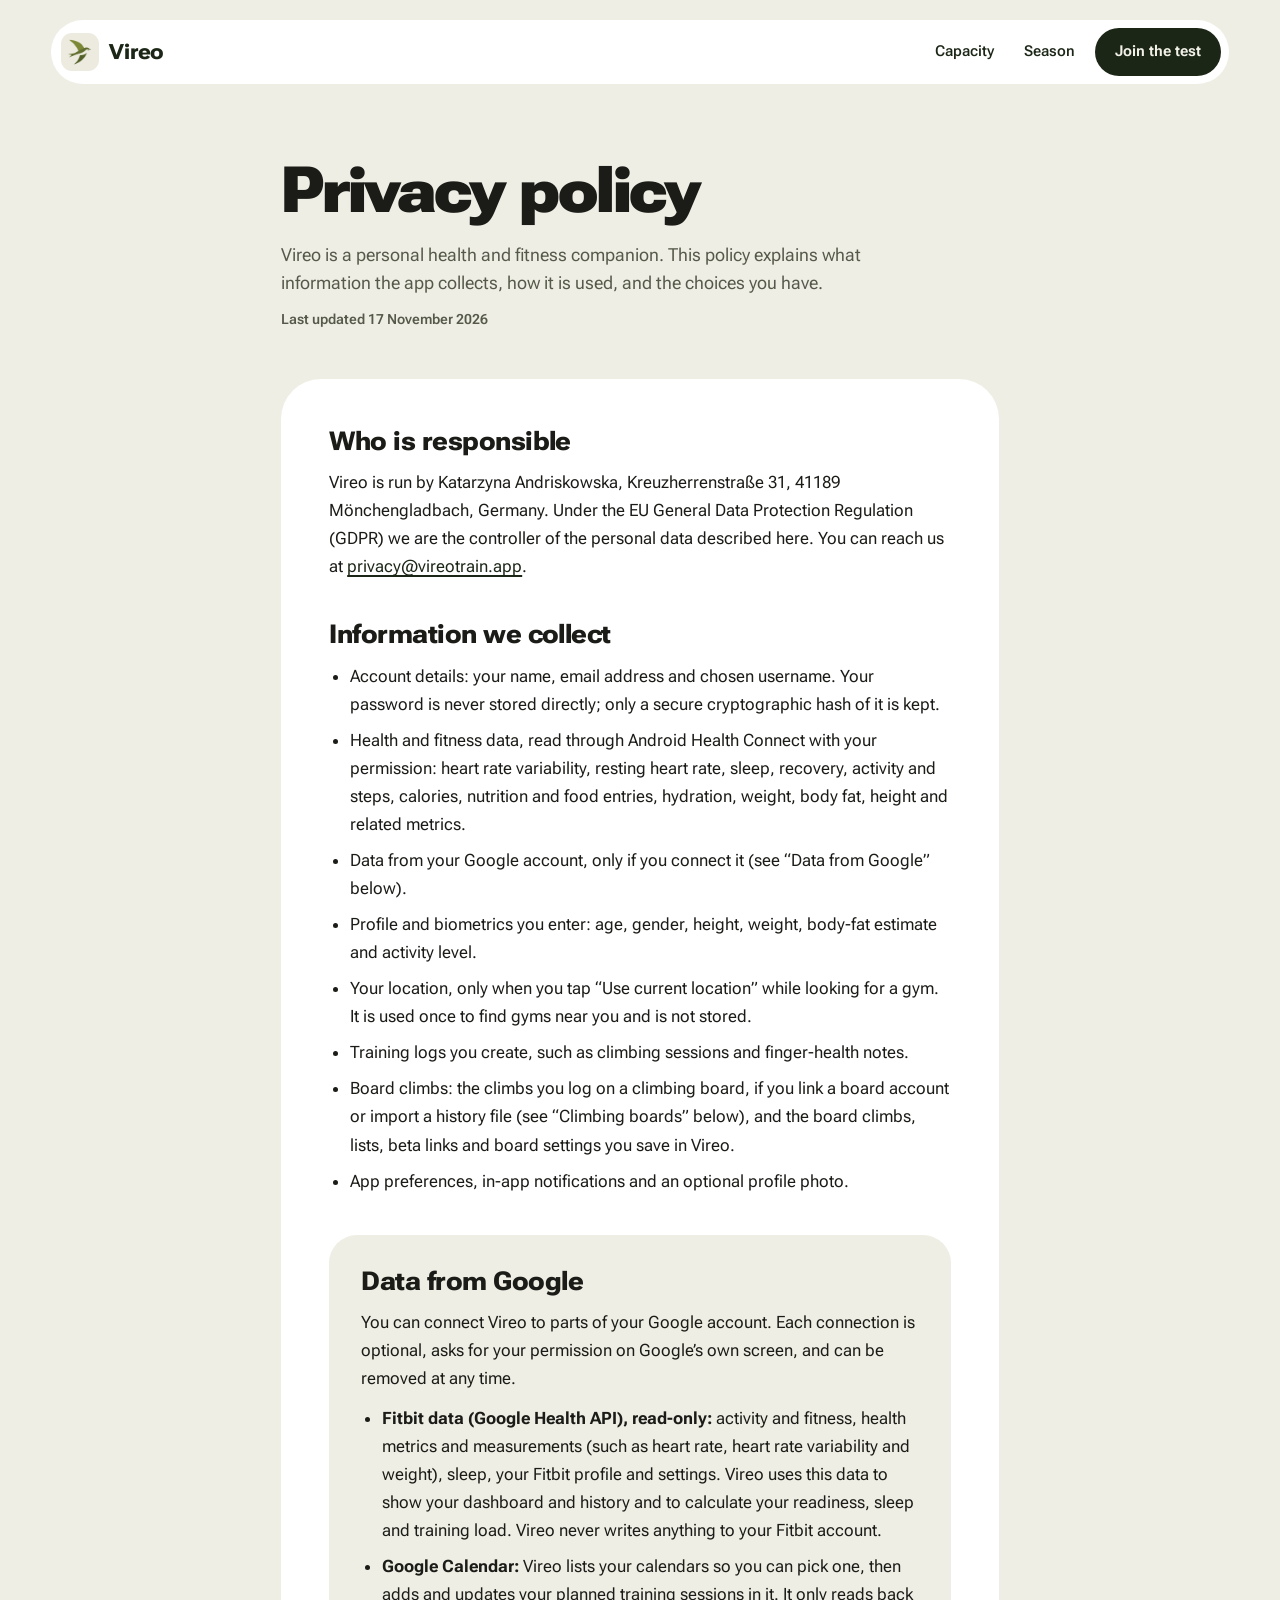
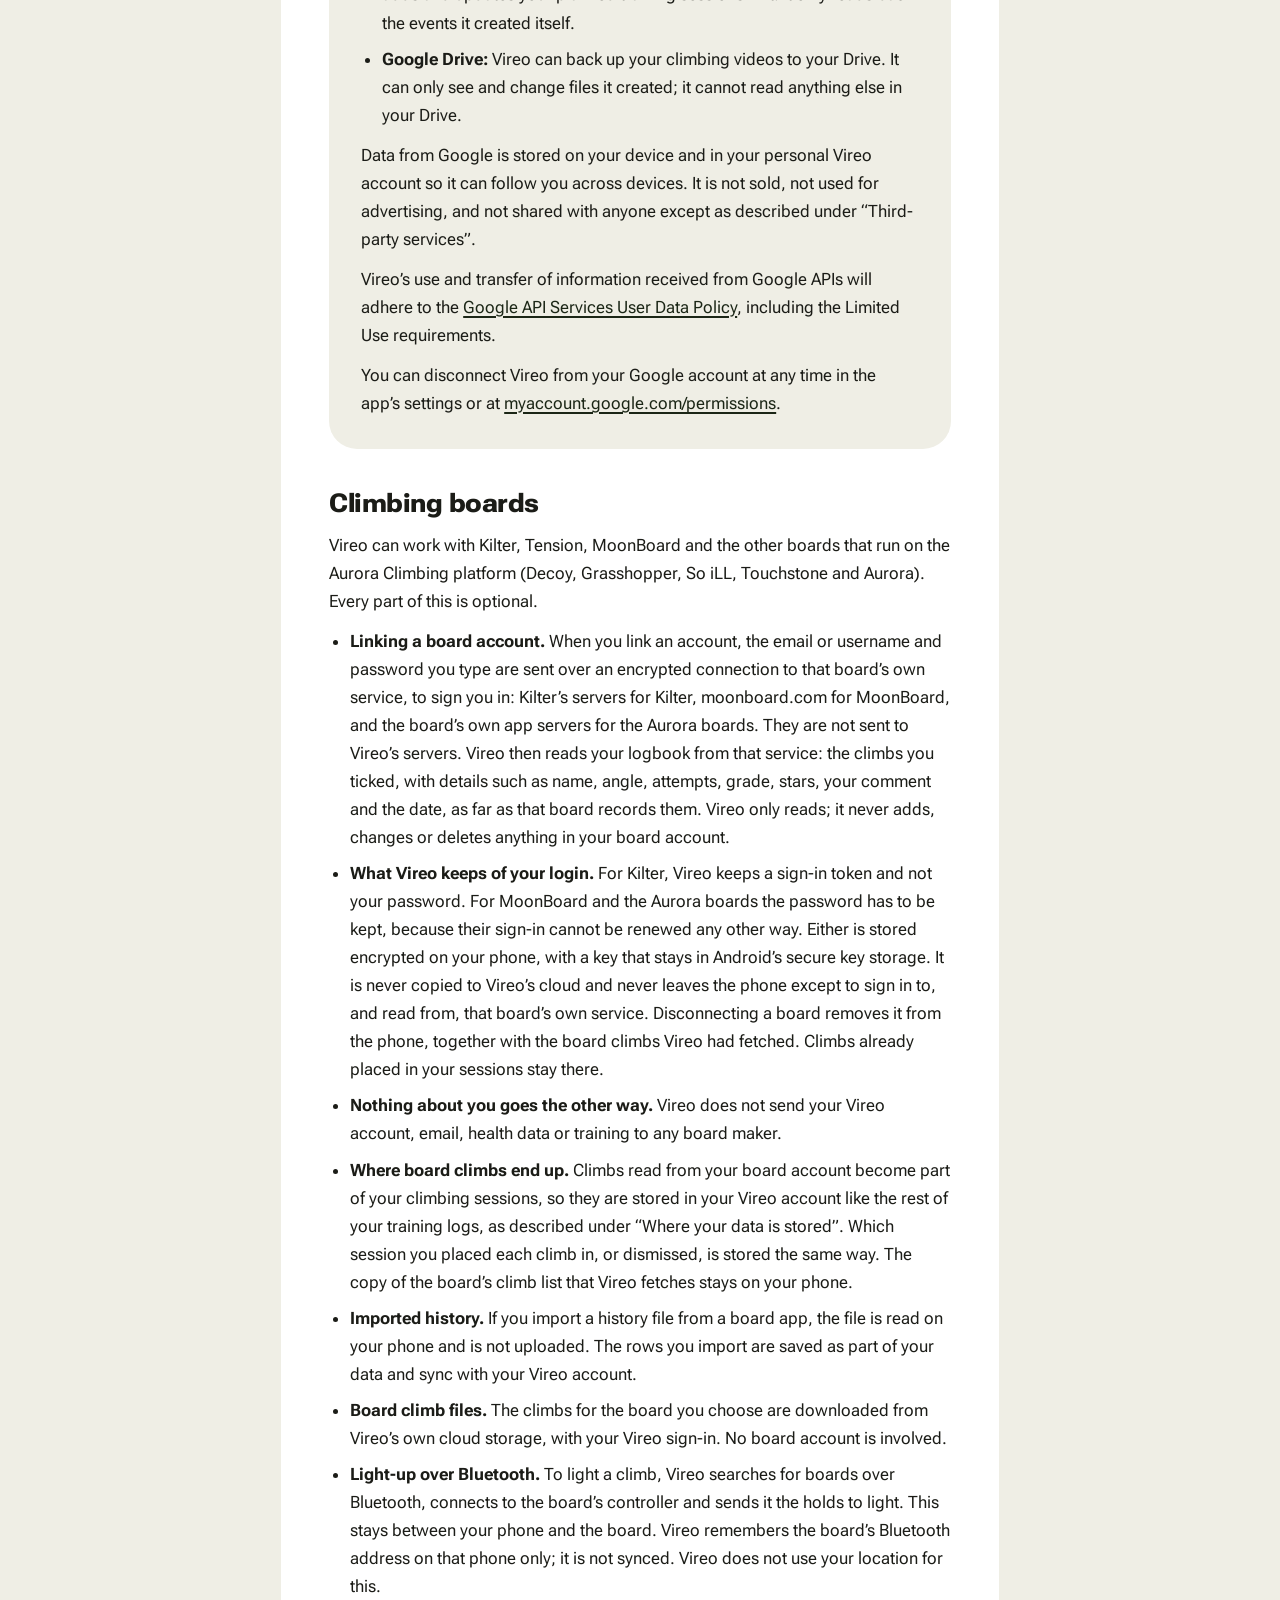
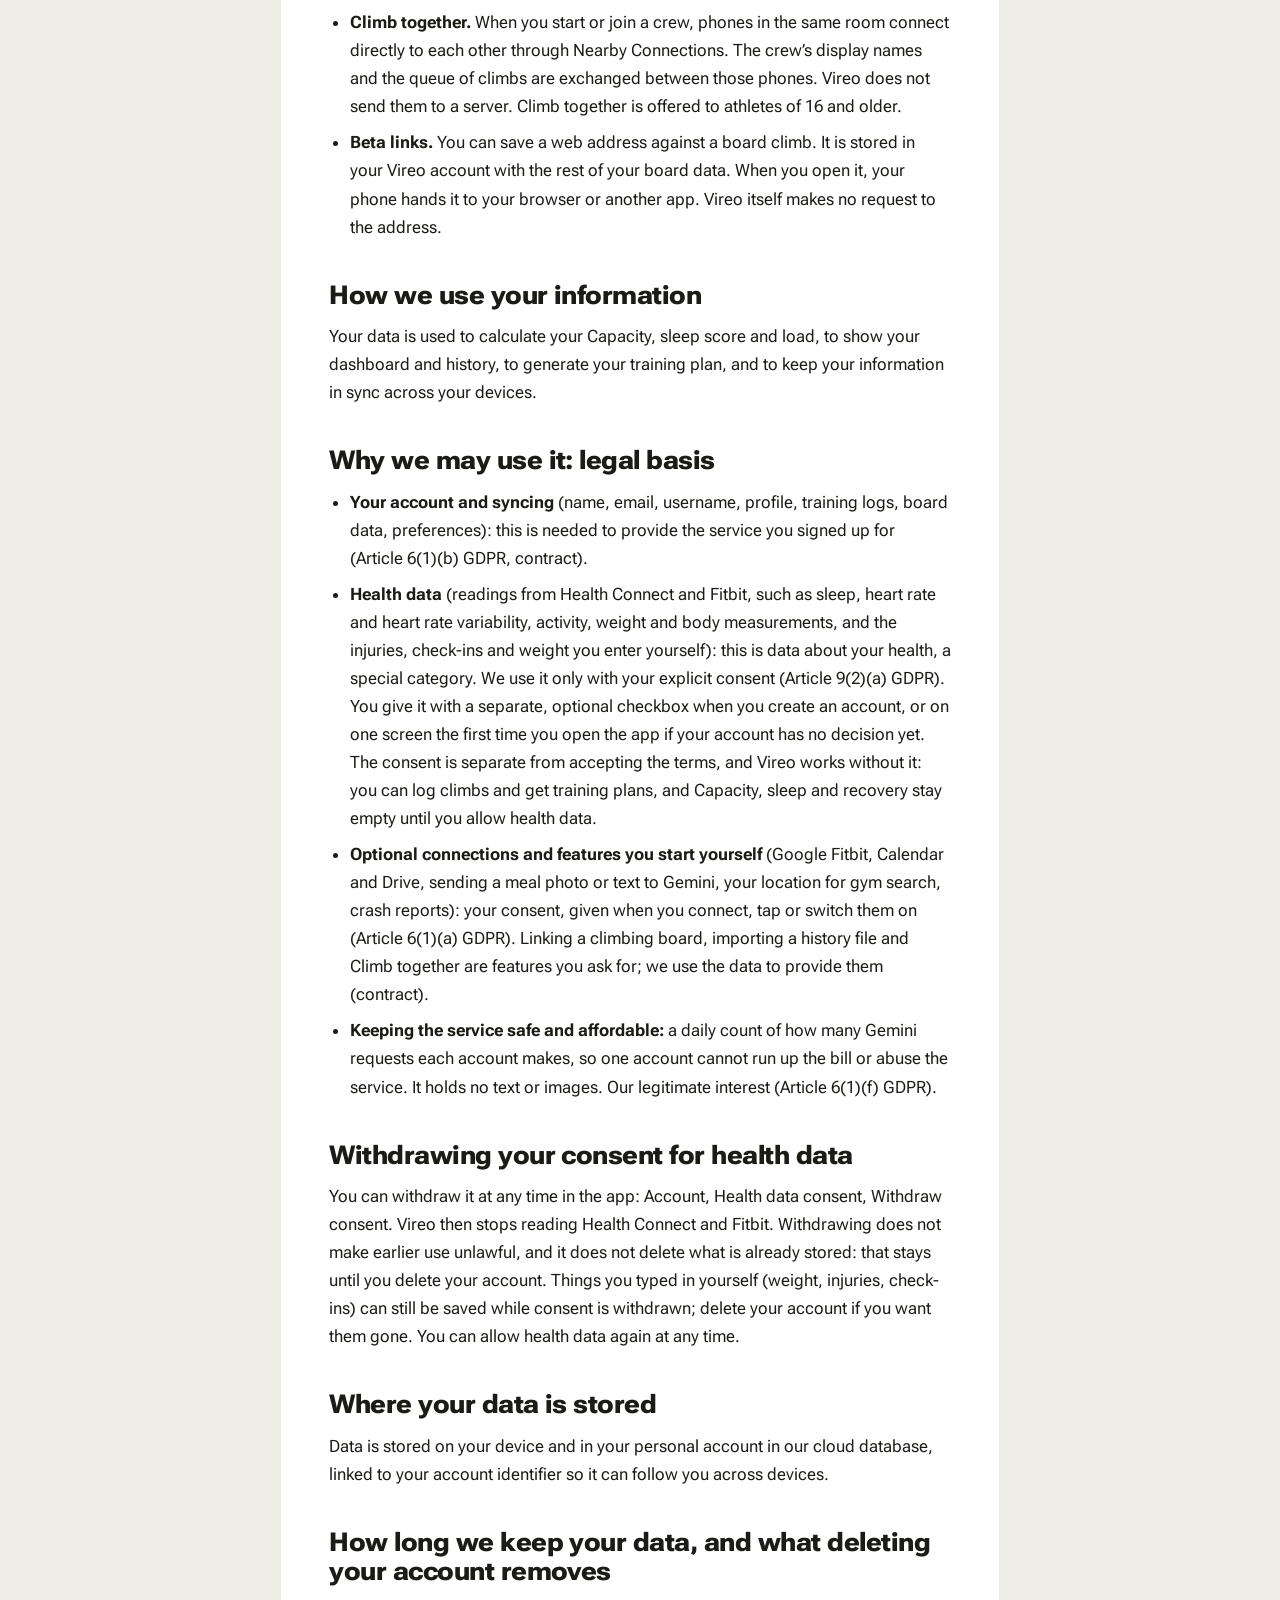
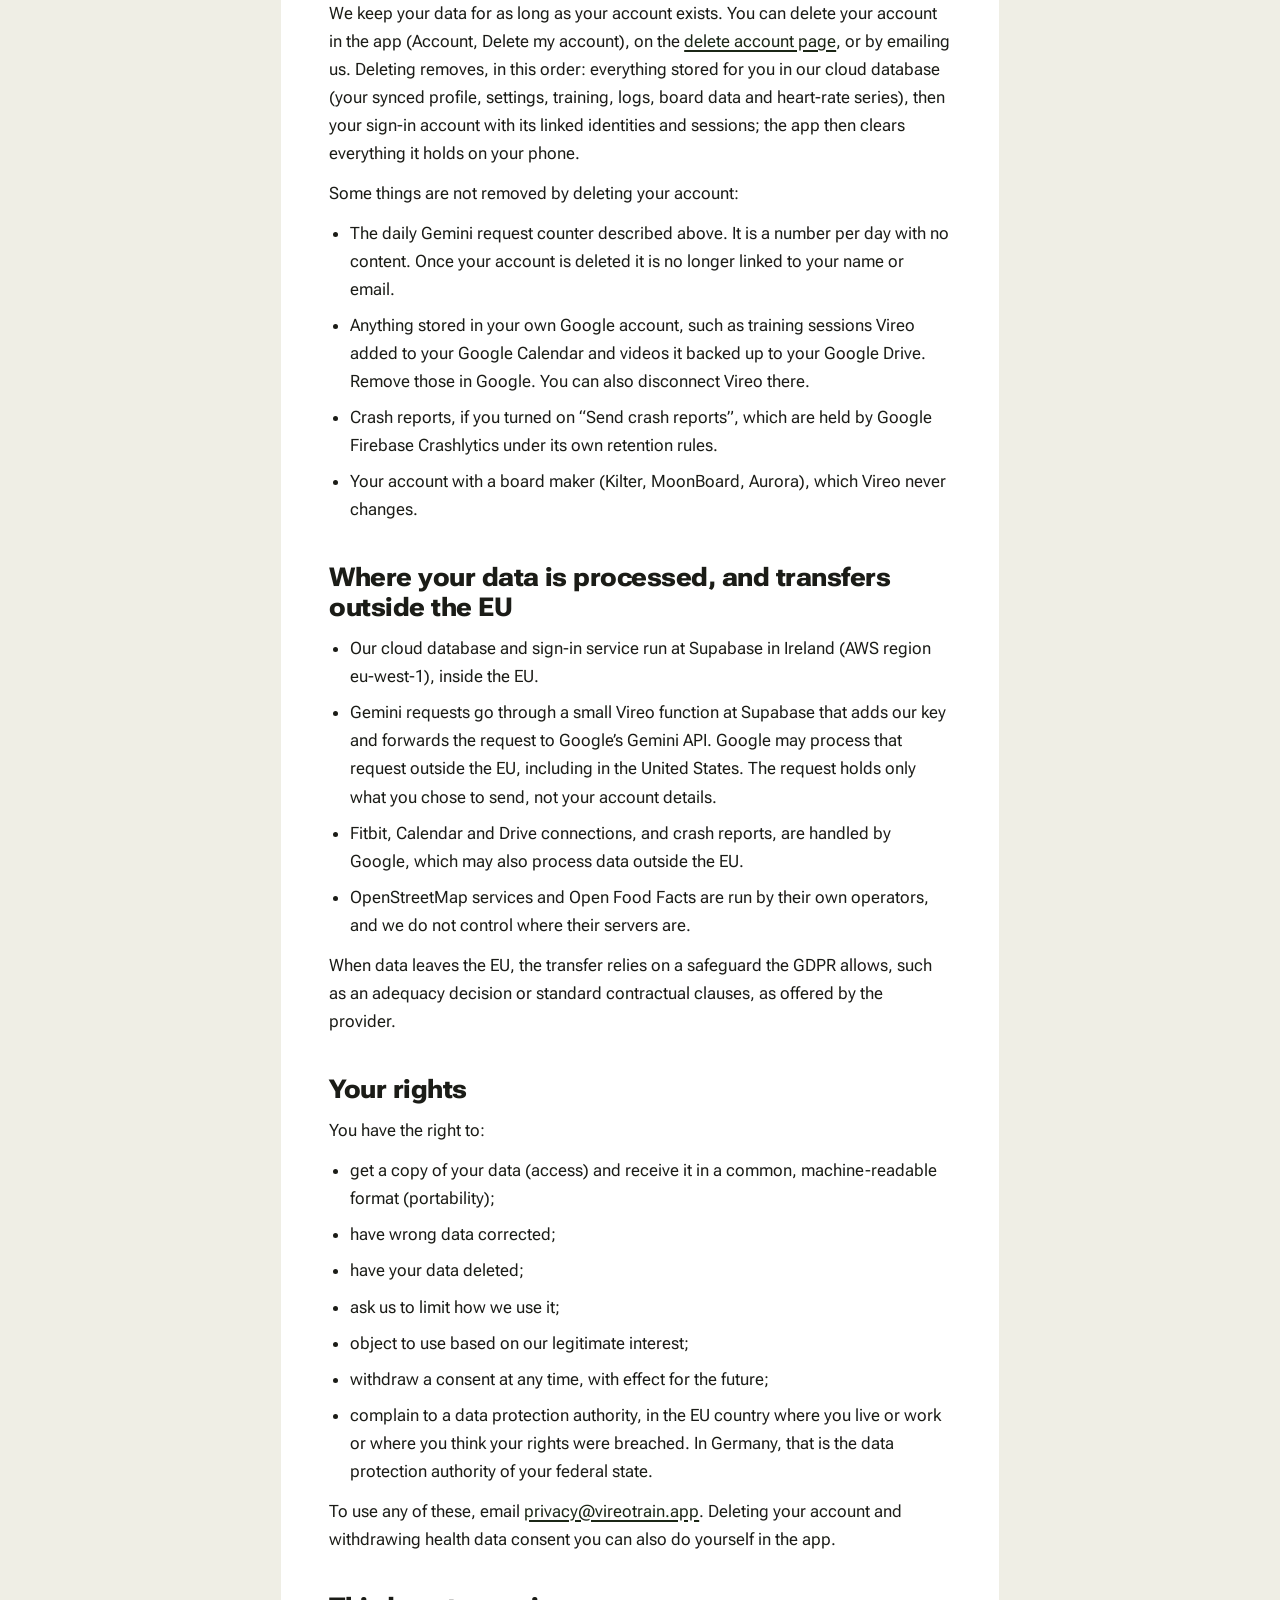
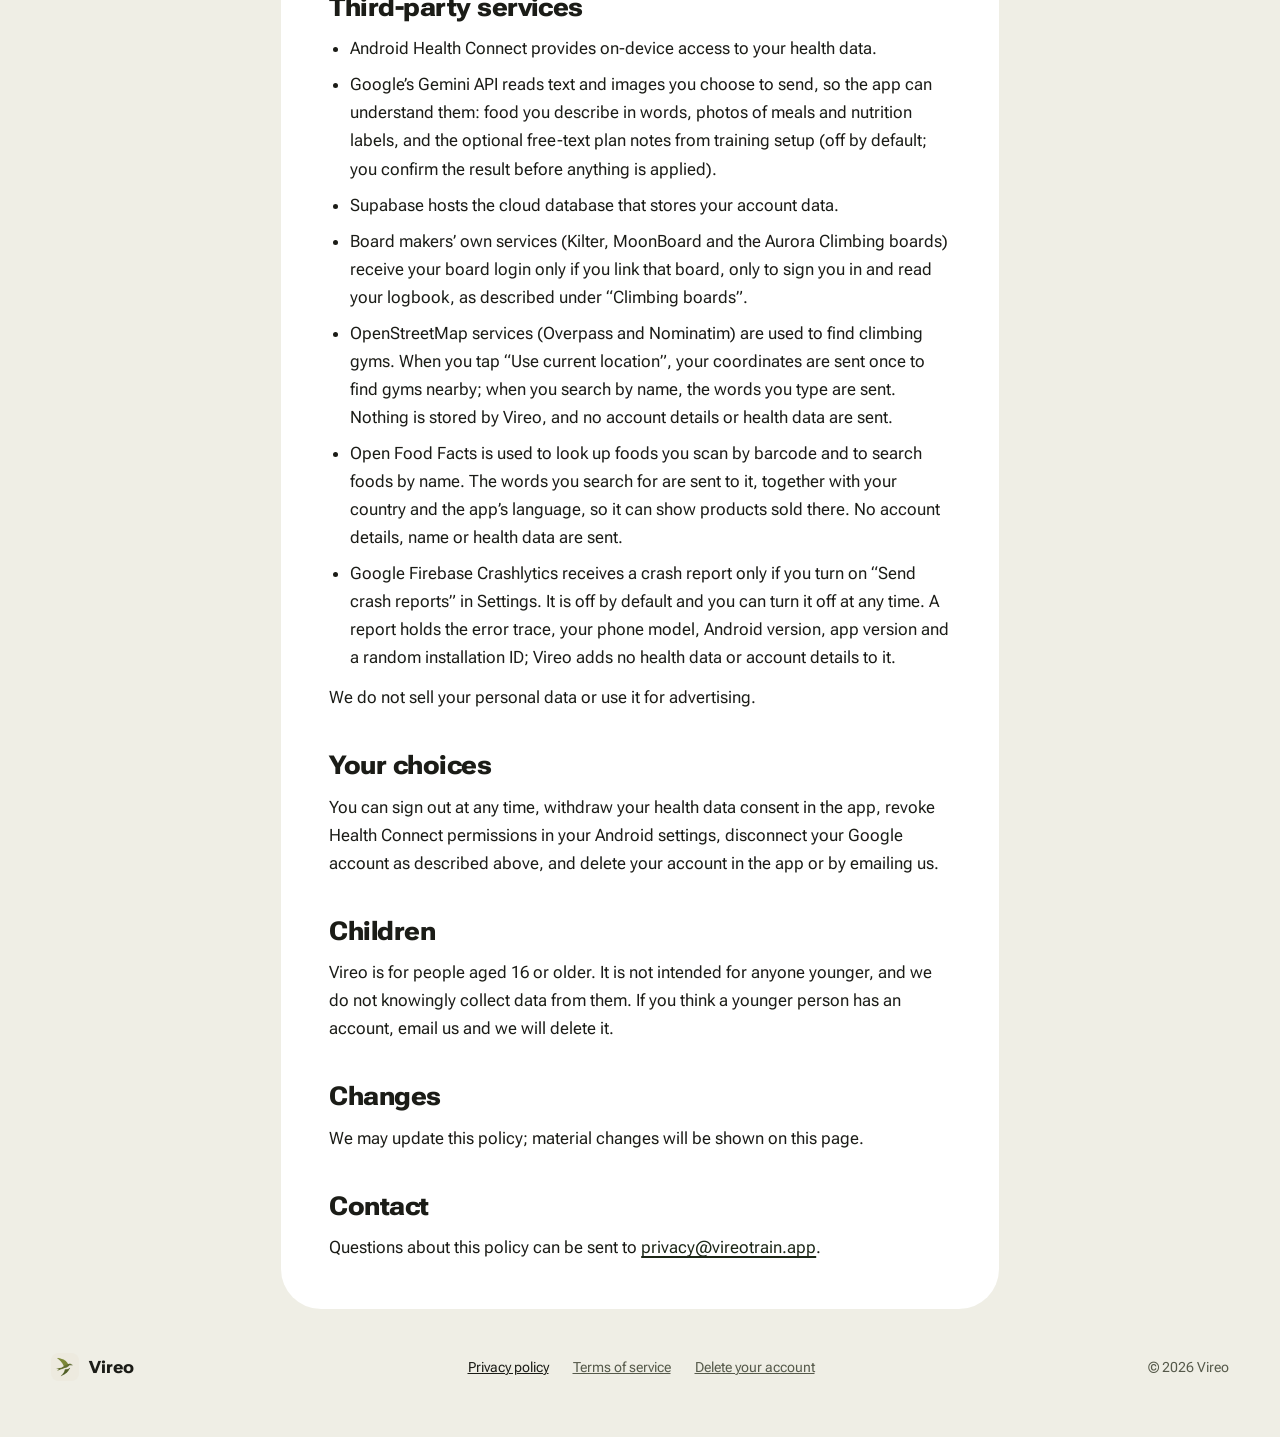
<file: privacy/index.html>
<!doctype html>
<html lang="en">
<head>
<meta charset="utf-8">
<meta name="viewport" content="width=device-width, initial-scale=1">
<title>Vireo privacy policy</title>
<link rel="icon" href="../img/icon.png">
<link rel="preload" href="../fonts/roboto-flex-wide.woff2" as="font" type="font/woff2" crossorigin>
<meta name="theme-color" content="#B4F03C">
<link rel="stylesheet" href="../style.css">
</head>
<body>
<div class="legal-header">
  <header class="site-header">
    <nav class="site-nav" aria-label="Main">
      <a class="brand" href="../">
        <img src="../img/icon.png" alt="" width="38" height="38">
        <span>Vireo</span>
      </a>
      <div class="site-nav__links">
        <a class="site-nav__link" href="../#capacity">Capacity</a>
        <a class="site-nav__link" href="../#season">Season</a>
        <a class="btn btn--nav" href="../#join">Join the test</a>
      </div>
    </nav>
  </header>
</div>
<main>
  <div class="wrap legal">
    <section class="title">
      <h1>Privacy policy</h1>
      <p>Vireo is a personal health and fitness companion. This policy explains what information the app collects, how it is used, and the choices you have.</p>
      <p class="updated">Last updated 17 November 2026</p>
    </section>
    <article class="doc">
  <h2>Who is responsible</h2>
  <p>Vireo is run by Katarzyna Andriskowska, Kreuzherrenstraße 31, 41189 Mönchengladbach, Germany. Under the EU General Data Protection Regulation (GDPR) we are the controller of the personal data described here. You can reach us at <a href="mailto:privacy@vireotrain.app">privacy@vireotrain.app</a>.</p>

  <h2>Information we collect</h2>
  <ul>
    <li>Account details: your name, email address and chosen username. Your password is never stored directly; only a secure cryptographic hash of it is kept.</li>
    <li>Health and fitness data, read through Android Health Connect with your permission: heart rate variability, resting heart rate, sleep, recovery, activity and steps, calories, nutrition and food entries, hydration, weight, body fat, height and related metrics.</li>
    <li>Data from your Google account, only if you connect it (see “Data from Google” below).</li>
    <li>Profile and biometrics you enter: age, gender, height, weight, body-fat estimate and activity level.</li>
    <li>Your location, only when you tap “Use current location” while looking for a gym. It is used once to find gyms near you and is not stored.</li>
    <li>Training logs you create, such as climbing sessions and finger-health notes.</li>
    <li>Board climbs: the climbs you log on a climbing board, if you link a board account or import a history file (see “Climbing boards” below), and the board climbs, lists, beta links and board settings you save in Vireo.</li>
    <li>App preferences, in-app notifications and an optional profile photo.</li>
  </ul>

  <div class="callout">
  <h2>Data from Google</h2>
  <p>You can connect Vireo to parts of your Google account. Each connection is optional, asks for your permission on Google’s own screen, and can be removed at any time.</p>
  <ul>
    <li><strong>Fitbit data (Google Health API), read-only:</strong> activity and fitness, health metrics and measurements (such as heart rate, heart rate variability and weight), sleep, your Fitbit profile and settings. Vireo uses this data to show your dashboard and history and to calculate your readiness, sleep and training load. Vireo never writes anything to your Fitbit account.</li>
    <li><strong>Google Calendar:</strong> Vireo lists your calendars so you can pick one, then adds and updates your planned training sessions in it. It only reads back the events it created itself.</li>
    <li><strong>Google Drive:</strong> Vireo can back up your climbing videos to your Drive. It can only see and change files it created; it cannot read anything else in your Drive.</li>
  </ul>
  <p>Data from Google is stored on your device and in your personal Vireo account so it can follow you across devices. It is not sold, not used for advertising, and not shared with anyone except as described under “Third-party services”.</p>
  <p>Vireo’s use and transfer of information received from Google APIs will adhere to the <a href="https://developers.google.com/terms/api-services-user-data-policy">Google API Services User Data Policy</a>, including the Limited Use requirements.</p>
  <p>You can disconnect Vireo from your Google account at any time in the app’s settings or at <a href="https://myaccount.google.com/permissions">myaccount.google.com/permissions</a>.</p>

  </div>

  <h2>Climbing boards</h2>
  <p>Vireo can work with Kilter, Tension, MoonBoard and the other boards that run on the Aurora Climbing platform (Decoy, Grasshopper, So iLL, Touchstone and Aurora). Every part of this is optional.</p>
  <ul>
    <li><strong>Linking a board account.</strong> When you link an account, the email or username and password you type are sent over an encrypted connection to that board’s own service, to sign you in: Kilter’s servers for Kilter, moonboard.com for MoonBoard, and the board’s own app servers for the Aurora boards. They are not sent to Vireo’s servers. Vireo then reads your logbook from that service: the climbs you ticked, with details such as name, angle, attempts, grade, stars, your comment and the date, as far as that board records them. Vireo only reads; it never adds, changes or deletes anything in your board account.</li>
    <li><strong>What Vireo keeps of your login.</strong> For Kilter, Vireo keeps a sign-in token and not your password. For MoonBoard and the Aurora boards the password has to be kept, because their sign-in cannot be renewed any other way. Either is stored encrypted on your phone, with a key that stays in Android’s secure key storage. It is never copied to Vireo’s cloud and never leaves the phone except to sign in to, and read from, that board’s own service. Disconnecting a board removes it from the phone, together with the board climbs Vireo had fetched. Climbs already placed in your sessions stay there.</li>
    <li><strong>Nothing about you goes the other way.</strong> Vireo does not send your Vireo account, email, health data or training to any board maker.</li>
    <li><strong>Where board climbs end up.</strong> Climbs read from your board account become part of your climbing sessions, so they are stored in your Vireo account like the rest of your training logs, as described under “Where your data is stored”. Which session you placed each climb in, or dismissed, is stored the same way. The copy of the board’s climb list that Vireo fetches stays on your phone.</li>
    <li><strong>Imported history.</strong> If you import a history file from a board app, the file is read on your phone and is not uploaded. The rows you import are saved as part of your data and sync with your Vireo account.</li>
    <li><strong>Board climb files.</strong> The climbs for the board you choose are downloaded from Vireo’s own cloud storage, with your Vireo sign-in. No board account is involved.</li>
    <li><strong>Light-up over Bluetooth.</strong> To light a climb, Vireo searches for boards over Bluetooth, connects to the board’s controller and sends it the holds to light. This stays between your phone and the board. Vireo remembers the board’s Bluetooth address on that phone only; it is not synced. Vireo does not use your location for this.</li>
    <li><strong>Climb together.</strong> When you start or join a crew, phones in the same room connect directly to each other through Nearby Connections. The crew’s display names and the queue of climbs are exchanged between those phones. Vireo does not send them to a server. Climb together is offered to athletes of 16 and older.</li>
    <li><strong>Beta links.</strong> You can save a web address against a board climb. It is stored in your Vireo account with the rest of your board data. When you open it, your phone hands it to your browser or another app. Vireo itself makes no request to the address.</li>
  </ul>

  <h2>How we use your information</h2>
  <p>Your data is used to calculate your Capacity, sleep score and load, to show your dashboard and history, to generate your training plan, and to keep your information in sync across your devices.</p>

  <h2>Why we may use it: legal basis</h2>
  <ul>
    <li><strong>Your account and syncing</strong> (name, email, username, profile, training logs, board data, preferences): this is needed to provide the service you signed up for (Article 6(1)(b) GDPR, contract).</li>
    <li><strong>Health data</strong> (readings from Health Connect and Fitbit, such as sleep, heart rate and heart rate variability, activity, weight and body measurements, and the injuries, check-ins and weight you enter yourself): this is data about your health, a special category. We use it only with your explicit consent (Article 9(2)(a) GDPR). You give it with a separate, optional checkbox when you create an account, or on one screen the first time you open the app if your account has no decision yet. The consent is separate from accepting the terms, and Vireo works without it: you can log climbs and get training plans, and Capacity, sleep and recovery stay empty until you allow health data.</li>
    <li><strong>Optional connections and features you start yourself</strong> (Google Fitbit, Calendar and Drive, sending a meal photo or text to Gemini, your location for gym search, crash reports): your consent, given when you connect, tap or switch them on (Article 6(1)(a) GDPR). Linking a climbing board, importing a history file and Climb together are features you ask for; we use the data to provide them (contract).</li>
    <li><strong>Keeping the service safe and affordable:</strong> a daily count of how many Gemini requests each account makes, so one account cannot run up the bill or abuse the service. It holds no text or images. Our legitimate interest (Article 6(1)(f) GDPR).</li>
  </ul>

  <h2>Withdrawing your consent for health data</h2>
  <p>You can withdraw it at any time in the app: Account, Health data consent, Withdraw consent. Vireo then stops reading Health Connect and Fitbit. Withdrawing does not make earlier use unlawful, and it does not delete what is already stored: that stays until you delete your account. Things you typed in yourself (weight, injuries, check-ins) can still be saved while consent is withdrawn; delete your account if you want them gone. You can allow health data again at any time.</p>

  <h2>Where your data is stored</h2>
  <p>Data is stored on your device and in your personal account in our cloud database, linked to your account identifier so it can follow you across devices.</p>

  <h2>How long we keep your data, and what deleting your account removes</h2>
  <p>We keep your data for as long as your account exists. You can delete your account in the app (Account, Delete my account), on the <a href="../delete-account/">delete account page</a>, or by emailing us. Deleting removes, in this order: everything stored for you in our cloud database (your synced profile, settings, training, logs, board data and heart-rate series), then your sign-in account with its linked identities and sessions; the app then clears everything it holds on your phone.</p>
  <p>Some things are not removed by deleting your account:</p>
  <ul>
    <li>The daily Gemini request counter described above. It is a number per day with no content. Once your account is deleted it is no longer linked to your name or email.</li>
    <li>Anything stored in your own Google account, such as training sessions Vireo added to your Google Calendar and videos it backed up to your Google Drive. Remove those in Google. You can also disconnect Vireo there.</li>
    <li>Crash reports, if you turned on “Send crash reports”, which are held by Google Firebase Crashlytics under its own retention rules.</li>
    <li>Your account with a board maker (Kilter, MoonBoard, Aurora), which Vireo never changes.</li>
  </ul>

  <h2>Where your data is processed, and transfers outside the EU</h2>
  <ul>
    <li>Our cloud database and sign-in service run at Supabase in Ireland (AWS region eu-west-1), inside the EU.</li>
    <li>Gemini requests go through a small Vireo function at Supabase that adds our key and forwards the request to Google’s Gemini API. Google may process that request outside the EU, including in the United States. The request holds only what you chose to send, not your account details.</li>
    <li>Fitbit, Calendar and Drive connections, and crash reports, are handled by Google, which may also process data outside the EU.</li>
    <li>OpenStreetMap services and Open Food Facts are run by their own operators, and we do not control where their servers are.</li>
  </ul>
  <p>When data leaves the EU, the transfer relies on a safeguard the GDPR allows, such as an adequacy decision or standard contractual clauses, as offered by the provider.</p>

  <h2>Your rights</h2>
  <p>You have the right to:</p>
  <ul>
    <li>get a copy of your data (access) and receive it in a common, machine-readable format (portability);</li>
    <li>have wrong data corrected;</li>
    <li>have your data deleted;</li>
    <li>ask us to limit how we use it;</li>
    <li>object to use based on our legitimate interest;</li>
    <li>withdraw a consent at any time, with effect for the future;</li>
    <li>complain to a data protection authority, in the EU country where you live or work or where you think your rights were breached. In Germany, that is the data protection authority of your federal state.</li>
  </ul>
  <p>To use any of these, email <a href="mailto:privacy@vireotrain.app">privacy@vireotrain.app</a>. Deleting your account and withdrawing health data consent you can also do yourself in the app.</p>

  <h2>Third-party services</h2>
  <ul>
    <li>Android Health Connect provides on-device access to your health data.</li>
    <li>Google’s Gemini API reads text and images you choose to send, so the app can understand them: food you describe in words, photos of meals and nutrition labels, and the optional free-text plan notes from training setup (off by default; you confirm the result before anything is applied).</li>
    <li>Supabase hosts the cloud database that stores your account data.</li>
    <li>Board makers’ own services (Kilter, MoonBoard and the Aurora Climbing boards) receive your board login only if you link that board, only to sign you in and read your logbook, as described under “Climbing boards”.</li>
    <li>OpenStreetMap services (Overpass and Nominatim) are used to find climbing gyms. When you tap “Use current location”, your coordinates are sent once to find gyms nearby; when you search by name, the words you type are sent. Nothing is stored by Vireo, and no account details or health data are sent.</li>
    <li>Open Food Facts is used to look up foods you scan by barcode and to search foods by name. The words you search for are sent to it, together with your country and the app’s language, so it can show products sold there. No account details, name or health data are sent.</li>
    <li>Google Firebase Crashlytics receives a crash report only if you turn on “Send crash reports” in Settings. It is off by default and you can turn it off at any time. A report holds the error trace, your phone model, Android version, app version and a random installation ID; Vireo adds no health data or account details to it.</li>
  </ul>
  <p>We do not sell your personal data or use it for advertising.</p>

  <h2>Your choices</h2>
  <p>You can sign out at any time, withdraw your health data consent in the app, revoke Health Connect permissions in your Android settings, disconnect your Google account as described above, and delete your account in the app or by emailing us.</p>

  <h2>Children</h2>
  <p>Vireo is for people aged 16 or older. It is not intended for anyone younger, and we do not knowingly collect data from them. If you think a younger person has an account, email us and we will delete it.</p>

  <h2>Changes</h2>
  <p>We may update this policy; material changes will be shown on this page.</p>

  <h2>Contact</h2>
  <p>Questions about this policy can be sent to <a href="mailto:privacy@vireotrain.app">privacy@vireotrain.app</a>.</p>
    </article>
  </div>
</main>
<footer class="wrap site-footer">
  <span class="site-footer__brand"><img src="../img/icon.png" alt="" width="28" height="28">Vireo</span>
  <nav class="site-footer__links" aria-label="Legal">
    <a href="../privacy/" aria-current="page">Privacy policy</a>
    <a href="../terms/">Terms of service</a>
    <a href="../delete-account/">Delete your account</a>
  </nav>
  <span>© 2026 Vireo</span>
</footer>
</body>
</html>
</file>
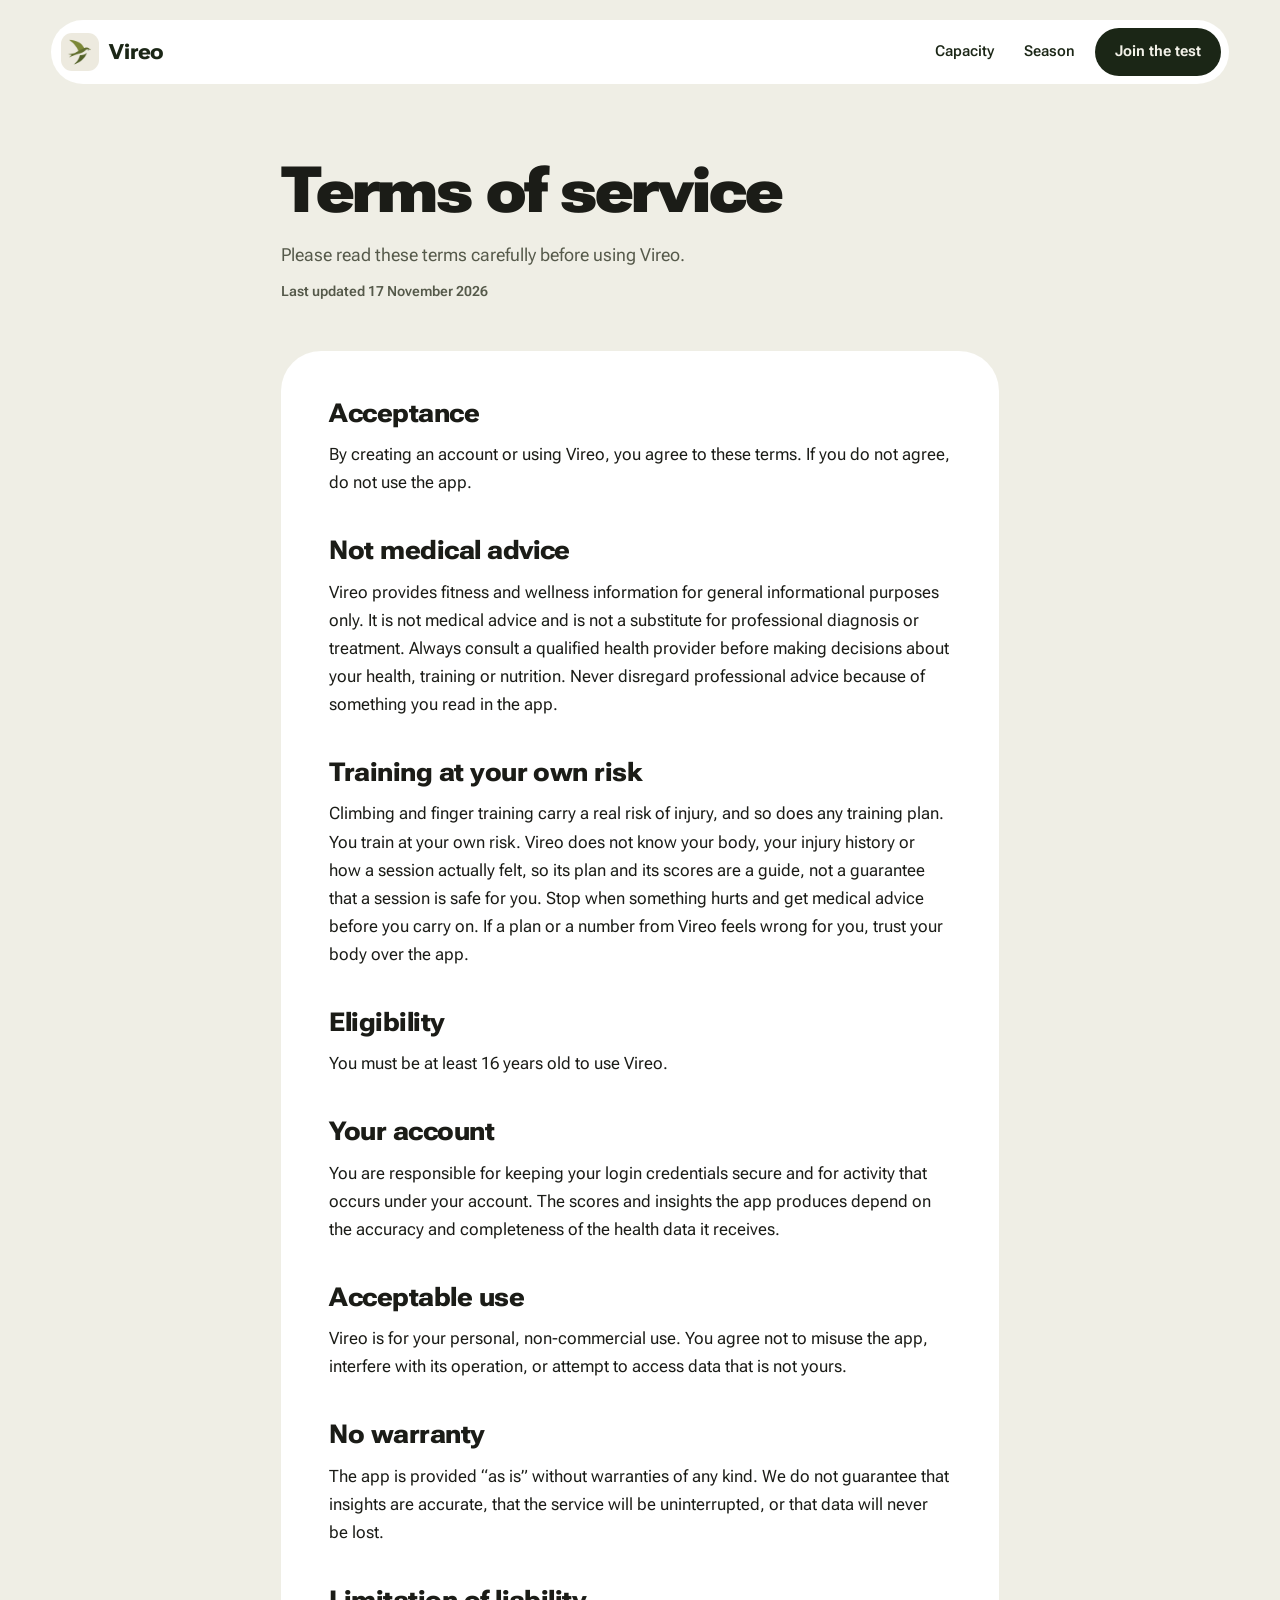
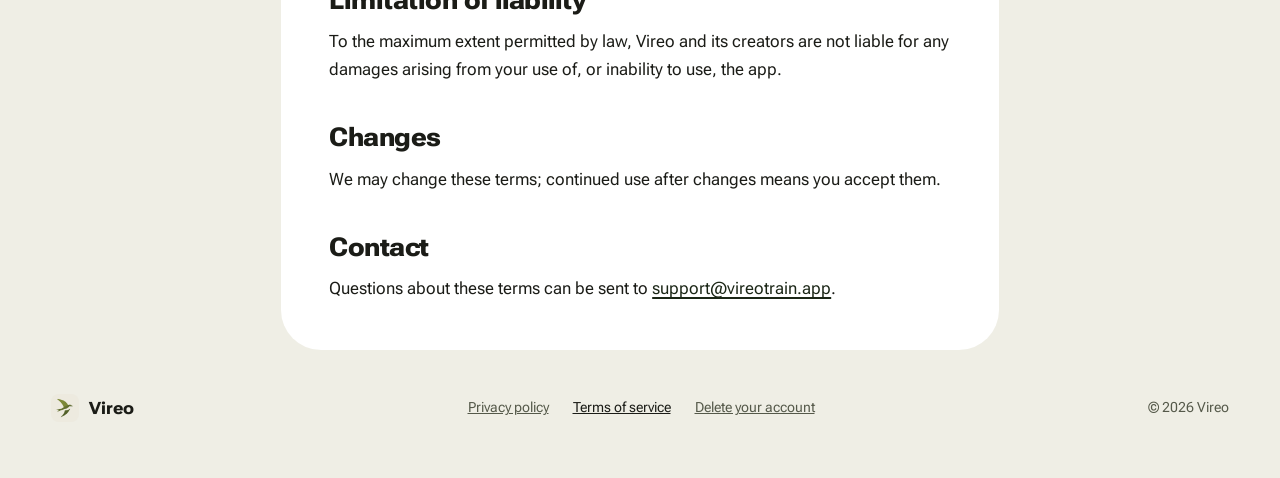
<file: terms/index.html>
<!doctype html>
<html lang="en">
<head>
<meta charset="utf-8">
<meta name="viewport" content="width=device-width, initial-scale=1">
<title>Vireo terms of service</title>
<link rel="icon" href="../img/icon.png">
<link rel="preload" href="../fonts/roboto-flex-wide.woff2" as="font" type="font/woff2" crossorigin>
<meta name="theme-color" content="#B4F03C">
<link rel="stylesheet" href="../style.css">
</head>
<body>
<div class="legal-header">
  <header class="site-header">
    <nav class="site-nav" aria-label="Main">
      <a class="brand" href="../">
        <img src="../img/icon.png" alt="" width="38" height="38">
        <span>Vireo</span>
      </a>
      <div class="site-nav__links">
        <a class="site-nav__link" href="../#capacity">Capacity</a>
        <a class="site-nav__link" href="../#season">Season</a>
        <a class="btn btn--nav" href="../#join">Join the test</a>
      </div>
    </nav>
  </header>
</div>
<main>
  <div class="wrap legal">
    <section class="title">
      <h1>Terms of service</h1>
      <p>Please read these terms carefully before using Vireo.</p>
      <p class="updated">Last updated 17 November 2026</p>
    </section>
    <article class="doc">
  <h2>Acceptance</h2>
  <p>By creating an account or using Vireo, you agree to these terms. If you do not agree, do not use the app.</p>

  <h2>Not medical advice</h2>
  <p>Vireo provides fitness and wellness information for general informational purposes only. It is not medical advice and is not a substitute for professional diagnosis or treatment. Always consult a qualified health provider before making decisions about your health, training or nutrition. Never disregard professional advice because of something you read in the app.</p>

  <h2>Training at your own risk</h2>
  <p>Climbing and finger training carry a real risk of injury, and so does any training plan. You train at your own risk. Vireo does not know your body, your injury history or how a session actually felt, so its plan and its scores are a guide, not a guarantee that a session is safe for you. Stop when something hurts and get medical advice before you carry on. If a plan or a number from Vireo feels wrong for you, trust your body over the app.</p>

  <h2>Eligibility</h2>
  <p>You must be at least 16 years old to use Vireo.</p>

  <h2>Your account</h2>
  <p>You are responsible for keeping your login credentials secure and for activity that occurs under your account. The scores and insights the app produces depend on the accuracy and completeness of the health data it receives.</p>

  <h2>Acceptable use</h2>
  <p>Vireo is for your personal, non-commercial use. You agree not to misuse the app, interfere with its operation, or attempt to access data that is not yours.</p>

  <h2>No warranty</h2>
  <p>The app is provided “as is” without warranties of any kind. We do not guarantee that insights are accurate, that the service will be uninterrupted, or that data will never be lost.</p>

  <h2>Limitation of liability</h2>
  <p>To the maximum extent permitted by law, Vireo and its creators are not liable for any damages arising from your use of, or inability to use, the app.</p>

  <h2>Changes</h2>
  <p>We may change these terms; continued use after changes means you accept them.</p>

  <h2>Contact</h2>
  <p>Questions about these terms can be sent to <a href="mailto:support@vireotrain.app">support@vireotrain.app</a>.</p>
    </article>
  </div>
</main>
<footer class="wrap site-footer">
  <span class="site-footer__brand"><img src="../img/icon.png" alt="" width="28" height="28">Vireo</span>
  <nav class="site-footer__links" aria-label="Legal">
    <a href="../privacy/">Privacy policy</a>
    <a href="../terms/" aria-current="page">Terms of service</a>
    <a href="../delete-account/">Delete your account</a>
  </nav>
  <span>© 2026 Vireo</span>
</footer>
</body>
</html>
</file>
<file: style.css>
/* Vireo site. One stylesheet for the home page and the legal pages. */

@font-face {
  font-family: "Roboto Flex";
  src: url("fonts/roboto-flex-wide.woff2") format("woff2");
  font-weight: 300 900;
  font-stretch: 100% 151%;
  font-display: swap;
}
@font-face {
  font-family: "Instrument Serif";
  src: url("fonts/instrument-serif.woff2") format("woff2");
  font-weight: 400;
  font-display: swap;
}

:root {
  --cream: #EFEEE5;
  --ink: #1B1C17;
  --grey: #55594A;
  --grey-strong: #3B3E33;
  --grey-quiet: #87897B;
  --white: #FFFFFF;
  --lime: #B4F03C;
  --lime-soft: #DCEFB0;
  --forest: #1B2616;
  --forest-78: rgba(27, 38, 22, .78);
  --forest-74: rgba(27, 38, 22, .74);
  --forest-16: rgba(27, 38, 22, .16);
  --night: #1E2817;
  --night-2: #2A3521;
  --paper: #F2F1E8;
  --paper-30: rgba(242, 241, 232, .3);
  --paper-18: rgba(242, 241, 232, .18);
  --mist: #B9BDAE;
  --amber: #F2BE6E;
  --amber-ink: #2A1800;
  --sage: #D9E3A8;
  --sage-ink: #1D1E00;
  --lilac: #E2DFFC;
  --indigo: #2E315B;
  --pink: #F6A7C9;
  --wine: #3B0F22;
  --peach: #FFDDAF;
  --umber: #7E570E;
  --phone: #12140F;
  --serif: "Instrument Serif", Georgia, serif;
  --sans: "Roboto Flex", system-ui, sans-serif;
  --gutter: clamp(20px, 4vw, 64px);
  --section-gap: clamp(96px, 11vw, 168px);
  --panel-inset: clamp(8px, 1vw, 14px);
  --panel-radius: clamp(32px, 3.4vw, 48px);
}

*, *::before, *::after { box-sizing: border-box; }

html { -webkit-text-size-adjust: 100%; text-size-adjust: 100%; }

body {
  margin: 0;
  background: var(--cream);
  color: var(--ink);
  font-family: var(--sans);
  font-size: 17px;
  line-height: 1.55;
  -webkit-font-smoothing: antialiased;
}

img { display: block; }
h1, h2, h3, p { margin: 0; }

:focus-visible {
  outline: 3px solid var(--forest);
  outline-offset: 3px;
}

.sprite { position: absolute; width: 0; height: 0; overflow: hidden; }

/* The page never scrolls sideways, and elements waiting below their final
   spot for an entrance never make the page longer. */
.page {
  overflow: hidden;
  overflow: clip;
  padding-top: var(--panel-inset);
}

.wrap {
  max-width: 1312px;
  margin: 0 auto;
  padding-left: var(--gutter);
  padding-right: var(--gutter);
}

.block { padding-top: var(--section-gap); }

/* Rounded full-width panels: hero, season, join */
.panel {
  position: relative;
  margin: 0 var(--panel-inset);
  border-radius: var(--panel-radius);
  overflow: hidden;
}
.panel--lime { background: var(--lime); color: var(--forest); }
.panel--night { background: var(--night); color: var(--paper); }
.season, .join { margin-top: var(--section-gap); }

/* Headings */
.h2 {
  font-size: clamp(40px, 5vw, 76px);
  line-height: .95;
  font-weight: 820;
  font-stretch: 112%;
  letter-spacing: -.035em;
}
.h2--8 { max-width: 8em; }
.h2--9 { max-width: 9em; }
.h2--10 { max-width: 10em; }

.h3 {
  line-height: 1.1;
  font-weight: 800;
  font-stretch: 115%;
  letter-spacing: -.02em;
}

/* Buttons and links */
.btn {
  display: inline-flex;
  align-items: center;
  border-radius: 999px;
  background: var(--forest);
  text-decoration: none;
  white-space: nowrap;
}
.btn--nav {
  margin-left: 4px;
  padding: 12px 20px;
  color: var(--paper);
  font-size: 15px;
  font-weight: 650;
}
.btn--cta {
  min-height: 60px;
  padding: 0 30px;
  color: var(--lime);
  font-size: 17px;
  font-weight: 750;
  font-stretch: 108%;
}
.text-link {
  color: var(--forest);
  font-size: 17px;
  font-weight: 600;
  text-decoration: underline;
  text-decoration-thickness: 2px;
  text-underline-offset: 6px;
  padding: 14px 0;
}
.cta-row {
  display: flex;
  flex-wrap: wrap;
  align-items: center;
  gap: 12px 28px;
}

/* Header */
.site-header {
  position: relative;
  z-index: 5;
  max-width: 1312px;
  margin: 0 auto;
  padding: clamp(12px, 1.6vw, 22px) clamp(12px, 3vw, 40px) 0;
}
.site-nav {
  display: flex;
  align-items: center;
  justify-content: space-between;
  gap: 12px;
  background: rgba(255, 255, 255, .42);
  border-radius: 999px;
  padding: 8px 8px 8px 10px;
}
.brand {
  display: flex;
  align-items: center;
  gap: 10px;
  min-height: 44px;
  color: var(--forest);
  text-decoration: none;
  font-weight: 800;
  font-stretch: 118%;
  font-size: 21px;
  letter-spacing: -.01em;
  border-radius: 999px;
}
.brand img { width: 38px; height: 38px; border-radius: 11px; }
.site-nav__links {
  display: flex;
  align-items: center;
  gap: 2px;
  flex-wrap: wrap;
  justify-content: flex-end;
}
.site-nav__link {
  display: inline-flex;
  align-items: center;
  min-height: 44px;
  color: var(--forest);
  text-decoration: none;
  font-size: 15px;
  font-weight: 550;
  padding: 10px 14px;
  border-radius: 999px;
}

/* Hero */
.hero__row {
  position: relative;
  max-width: 1312px;
  margin: 0 auto;
  padding: clamp(40px, 6vw, 88px) clamp(12px, 4vw, 64px) 0;
  display: flex;
  flex-wrap: wrap;
  align-items: flex-end;
  gap: clamp(56px, 5vw, 72px);
}
.hero__text {
  /* 528px = the draft's 520px content basis plus its 2 x 4px side padding */
  flex: 1 1 528px;
  min-width: 0;
  padding: 0 4px clamp(8px, 7vw, 120px);
}
.hero__title {
  font-size: clamp(54px, 7.6vw, 116px);
  line-height: .9;
  font-weight: 820;
  font-stretch: 112%;
  letter-spacing: -.04em;
  max-width: 7.6em;
}
.word { display: inline-block; }
.hero__lead {
  margin-top: clamp(22px, 2.4vw, 32px);
  font-size: clamp(18px, 1.5vw, 21px);
  line-height: 1.5;
  font-weight: 450;
  color: var(--forest-78);
  max-width: 30em;
}
.hero__cta { margin-top: clamp(28px, 3vw, 40px); }
.hero__note {
  margin-top: 22px;
  font-size: 14px;
  font-weight: 550;
  color: rgba(27, 38, 22, .68);
}

.hero__stage {
  flex: 0 1 344px;
  min-width: 0;
  margin: 0 auto;
  position: relative;
  width: 344px;
  max-width: 100%;
  height: clamp(560px, 46vw, 640px);
}
.hero__vee {
  position: absolute;
  z-index: 3;
  left: 251px;
  top: -56px;
  width: 66px;
  height: 86px;
  object-fit: cover;
  object-position: 0 0;
}

.float-card {
  position: absolute;
  z-index: 4;
  box-shadow: 0 18px 40px -18px rgba(27, 38, 22, .45);
}
.float-card--sleep {
  left: clamp(-150px, -9vw, -18px);
  top: 228px;
  width: 140px;
  border-radius: 26px;
  background: var(--lilac);
  color: var(--indigo);
  padding: 14px 14px 12px;
}
.float-card__label { display: flex; align-items: center; gap: 6px; font-size: 13px; font-weight: 650; }
.float-card__value {
  margin-top: 8px;
  font-size: 30px;
  line-height: 34px;
  font-weight: 800;
  font-stretch: 118%;
  font-variant-numeric: tabular-nums;
}
.float-card__unit { font-size: 12px; opacity: .8; }
.float-card__chip { margin-top: 8px; font-size: 11px; font-weight: 750; }
.mini-bars { display: flex; align-items: flex-end; gap: 3px; height: 30px; margin-top: 10px; }
.mini-bars span { flex: 1; height: var(--h); border-radius: 3px; background: rgba(46, 49, 91, .2); }
.mini-bars .is-today { background: var(--indigo); }

.float-card--weeks {
  right: clamp(-150px, -8vw, -14px);
  top: 410px;
  width: 150px;
  border-radius: 24px;
  background: var(--white);
  color: var(--ink);
  padding: 12px 14px;
  display: flex;
  align-items: center;
  gap: 12px;
  box-shadow: 0 18px 40px -18px rgba(27, 38, 22, .5);
}
.float-card__weeks { font-size: 12px; line-height: 15px; color: var(--grey); }
.float-card__weeks span { display: block; font-size: 14px; font-weight: 750; color: var(--ink); }

.badge { position: relative; flex: none; width: 54px; height: 54px; }
.badge svg { position: absolute; inset: 0; fill: var(--pink); }
.badge__num {
  position: absolute;
  inset: 0;
  display: flex;
  align-items: center;
  justify-content: center;
  font-size: 21px;
  font-weight: 800;
  font-stretch: 118%;
  color: var(--wine);
  font-variant-numeric: tabular-nums;
}

/* Phone mock-up */
.phone {
  position: absolute;
  left: 0;
  top: 0;
  width: 344px;
  height: 740px;
  border-radius: 54px;
  background: var(--phone);
  padding: 9px;
  box-shadow: 0 40px 80px -30px rgba(27, 38, 22, .55), inset 0 0 0 1.5px #2B2F26;
}
.phone__screen {
  position: relative;
  width: 326px;
  height: 722px;
  border-radius: 45px;
  overflow: hidden;
  background: var(--cream);
}
.phone__camera {
  position: absolute;
  z-index: 6;
  left: 50%;
  top: 11px;
  width: 12px;
  height: 12px;
  margin-left: -6px;
  border-radius: 50%;
  background: #0B0C09;
}
.phone__status {
  position: relative;
  z-index: 5;
  height: 34px;
  padding: 0 24px;
  display: flex;
  align-items: flex-end;
  justify-content: space-between;
  font-size: 13px;
  font-weight: 600;
  color: var(--forest);
  font-variant-numeric: tabular-nums;
}
.phone__icons { display: flex; gap: 4px; }
.phone__icons span:first-child { width: 15px; height: 10px; border-radius: 2px; background: var(--forest); }
.phone__icons span:last-child { width: 22px; height: 10px; border-radius: 3px; border: 1.5px solid var(--forest); }
.phone__top {
  margin-top: -34px;
  padding: 42px 14px 24px;
  background: var(--lime);
  border-radius: 0 0 30px 30px;
  color: var(--forest);
}
.phone__greeting { height: 46px; display: flex; align-items: center; gap: 10px; }
.phone__hello { flex: 1; font-size: 16px; font-weight: 800; font-stretch: 118%; white-space: nowrap; }
.phone__date {
  height: 30px;
  padding: 0 11px;
  border-radius: 999px;
  background: rgba(27, 38, 22, .1);
  display: inline-flex;
  align-items: center;
  font-size: 12px;
  font-weight: 600;
  white-space: nowrap;
}
.phone__cap-row { display: flex; align-items: flex-end; justify-content: space-between; padding: 0 6px; margin-top: 4px; }
.phone__cap-label { font-size: 12px; font-weight: 600; color: var(--forest-74); }
.phone__cap-word { font-size: 30px; line-height: 34px; font-weight: 820; font-stretch: 125%; }
.phone__delta { padding-bottom: 4px; font-size: 13px; font-weight: 650; }
.phone__score {
  font-family: var(--serif);
  font-size: 150px;
  line-height: 120px;
  letter-spacing: -.04em;
  font-variant-numeric: tabular-nums;
  padding: 0 2px;
}
.phone__why { margin-top: 14px; font-size: 16px; line-height: 22px; font-weight: 650; }
.u {
  text-decoration: underline;
  text-decoration-thickness: 2px;
  text-underline-offset: 5px;
  text-decoration-color: rgba(27, 38, 22, .5);
}
.phone__body { padding: 14px 12px 0; }

/* Capacity scale: 5 to 98, ticks every 5, majors at 25, 50, 75 */
.scale { position: relative; margin: 12px 6px 0; height: 42px; color: var(--forest); }
.scale__normal {
  position: absolute;
  left: 59.14%;
  width: 12.9%;
  top: 0;
  height: 22px;
  border-radius: 5px;
  background: var(--forest-16);
}
/* 19 ticks from x=5 to x=95, spaced (90/93) of the width, centred on their value */
.scale__ticks {
  position: absolute;
  top: 0;
  left: -1px;
  width: calc(96.774% + 2px);
  display: flex;
  justify-content: space-between;
  align-items: flex-start;
}
.scale__ticks i { width: 2px; height: 11px; margin-top: 7px; border-radius: 1px; background: currentColor; opacity: .5; }
.scale__ticks i:nth-child(5n) { height: 20px; margin-top: 2px; opacity: .9; }
.scale__track { position: absolute; left: 0; right: 0; top: 0; bottom: 0; pointer-events: none; }
.scale__marker {
  position: absolute;
  left: 74.19%;
  top: -5px;
  width: 5px;
  height: 32px;
  margin-left: -2.5px;
  border-radius: 3px;
  background: currentColor;
}
.scale__labels {
  position: absolute;
  left: 0;
  right: 0;
  top: 28px;
  display: flex;
  justify-content: space-between;
  font-size: 10px;
  font-weight: 600;
  color: var(--forest-74);
}
.scale--big { margin: 28px 0 0; height: 52px; }
.scale--big .scale__normal { height: 30px; border-radius: 7px; }
.scale--big .scale__ticks i { height: 14px; margin-top: 10px; }
.scale--big .scale__ticks i:nth-child(5n) { height: 28px; margin-top: 2px; }
.scale--big .scale__marker { top: -6px; width: 7px; height: 42px; margin-left: -3.5px; border-radius: 4px; }
.scale--big .scale__labels { top: 38px; font-size: 12px; font-weight: 650; }

/* Session card (phone and large) */
.session { background: var(--night); color: var(--paper); }
.session--phone { border-radius: 30px; padding: 18px 16px 16px; }
.session__when { font-size: 12px; font-weight: 650; color: var(--mist); }
.session__title { margin-top: 2px; display: flex; align-items: center; gap: 8px; }
.session__title svg { fill: var(--paper); flex: none; }
.session__title span {
  font-size: 23px;
  line-height: 28px;
  font-weight: 820;
  font-stretch: 120%;
  letter-spacing: -.01em;
  white-space: nowrap;
}
.session__desc { margin-top: 8px; font-size: 13px; line-height: 19px; color: var(--mist); }
.session__parts { display: flex; gap: 3px; margin-top: 12px; }
.part { min-width: 0; }
.part--20 { flex: 20; }
.part--40 { flex: 40; }
.part--12 { flex: 12; }
.part--9 { flex: 9; }
.part__bar { height: 8px; border-radius: 6px; background: var(--paper-30); }
.part.is-main .part__bar { background: var(--lime); }
.part.is-cool .part__bar { background: var(--paper-18); }
.part__name { margin-top: 5px; font-size: 10px; color: var(--mist); white-space: nowrap; overflow: hidden; }

.split-btn { display: flex; gap: 2px; margin-top: 14px; }
.split-btn__main {
  flex: 1;
  height: 50px;
  border-radius: 26px 8px 8px 26px;
  background: var(--lime);
  color: var(--forest);
  display: flex;
  align-items: center;
  justify-content: center;
  gap: 8px;
  font-size: 15px;
  font-weight: 800;
  font-stretch: 112%;
}
.split-btn__side { width: 50px; height: 50px; border-radius: 8px 26px 26px 8px; background: var(--lime); }

.session--big { border-radius: 40px; padding: clamp(20px, 2.4vw, 30px); }
.session--big .session__when { font-size: 14px; }
.session--big .session__title { margin-top: 4px; gap: 10px; }
.session--big .session__title svg { fill: var(--amber); }
.session--big .session__title span {
  font-size: clamp(26px, 2.4vw, 34px);
  line-height: 1.1;
  font-stretch: 122%;
  white-space: normal;
}
.session--big .session__desc { margin-top: 10px; font-size: 15px; line-height: 1.5; }
.session--big .session__parts { margin-top: 18px; }
.session--big .part__bar { height: 10px; border-radius: 8px; }
.session--big .part.is-main .part__bar { background: var(--amber); }
.session--big .part__name { margin-top: 6px; font-size: 12px; }
.part__min { font-size: 12px; font-weight: 600; }
.split-btn--big { margin-top: 8px; }
.split-btn--big .split-btn__main { height: 58px; border-radius: 30px 8px 8px 30px; font-size: 17px; white-space: nowrap; }
.split-btn--big .split-btn__side {
  width: 58px;
  height: 58px;
  border-radius: 30px;
  display: flex;
  align-items: center;
  justify-content: center;
  color: var(--forest);
}
.split-btn--big .split-btn__side svg { transform: rotate(180deg); }

.choice { margin-top: 20px; border-radius: 22px; background: var(--cream); color: var(--ink); padding: 6px; }
.choice__row {
  position: relative;
  display: flex;
  align-items: center;
  gap: 12px;
  min-height: 60px;
  padding: 0 16px;
  border-radius: 16px;
}
.choice__row > svg { flex: none; fill: var(--grey); }
.choice__text { position: relative; flex: 1; }
.choice__name { display: block; font-size: 16px; font-weight: 650; }
.choice__sub { display: block; font-size: 13px; color: var(--grey); }
.choice__row--pick { min-height: 64px; color: var(--amber-ink); }
.choice__row--pick .choice__name { font-weight: 750; }
.choice__row--pick .choice__sub { color: inherit; }
.choice__hl { position: absolute; inset: 0; border-radius: inherit; background: var(--peach); }
.choice__dot { position: relative; flex: none; width: 13px; height: 9px; border-radius: 50%; background: var(--umber); }
.choice__check { position: relative; flex: none; }

/* Sources strip */
.sources {
  padding-top: clamp(36px, 4vw, 56px);
  display: flex;
  flex-wrap: wrap;
  align-items: center;
  justify-content: center;
  gap: 12px clamp(24px, 4vw, 56px);
  color: var(--grey);
}
.sources__label { font-size: 14px; font-weight: 550; }
.sources__name {
  font-size: clamp(18px, 1.7vw, 23px);
  font-weight: 750;
  font-stretch: 118%;
  letter-spacing: -.01em;
  color: var(--grey-strong);
}

/* Manifesto */
.manifesto__text {
  max-width: 21em;
  font-size: clamp(32px, 4.3vw, 62px);
  line-height: 1.1;
  font-weight: 700;
  font-stretch: 108%;
  letter-spacing: -.03em;
  color: var(--grey-quiet);
}
.manifesto__text .lit { color: var(--ink); }

/* Section intro: heading left, text right */
.intro {
  display: flex;
  flex-wrap: wrap;
  justify-content: space-between;
  align-items: flex-end;
  gap: 20px 48px;
}
.intro__text { font-size: 18px; line-height: 1.55; color: var(--grey); }
.intro__text--25 { max-width: 25em; }
.intro__text--24 { max-width: 24em; }

/* Capacity */
.cap-grid { display: flex; flex-wrap: wrap; gap: 8px; margin-top: clamp(36px, 4vw, 56px); }
.card { position: relative; border-radius: 40px; overflow: hidden; }
.card--white { background: var(--white); }
.cap-today {
  flex: 7 1 520px;
  min-width: 0;
  background: var(--lime);
  color: var(--forest);
  padding: clamp(24px, 3vw, 40px);
}
.cap-today__head { display: flex; justify-content: space-between; align-items: flex-end; gap: 16px; }
.cap-today__day { font-size: 15px; font-weight: 600; color: var(--forest-74); }
.cap-today__word { font-size: clamp(36px, 3.4vw, 48px); line-height: 1; font-weight: 820; font-stretch: 125%; }
.cap-today__delta { font-size: 15px; font-weight: 650; }
.cap-today__score {
  font-family: var(--serif);
  font-size: clamp(170px, 19vw, 280px);
  line-height: .8;
  letter-spacing: -.045em;
  margin-top: 18px;
  font-variant-numeric: tabular-nums;
}
.cap-today__why {
  margin-top: 28px;
  font-size: clamp(19px, 1.7vw, 24px);
  line-height: 1.3;
  font-weight: 680;
  max-width: 22em;
}
.cap-side { flex: 5 1 340px; min-width: 0; display: flex; flex-direction: column; gap: 8px; }
.cap-day { flex: 1 1 auto; padding: clamp(22px, 2.6vw, 32px); }
.cap-day--low { background: var(--amber); color: var(--amber-ink); min-height: 300px; }
.cap-day--rest { background: var(--sage); color: var(--sage-ink); min-height: 240px; }
.cap-day__label { font-size: 15px; font-weight: 600; }
.cap-day--low .cap-day__label { color: rgba(42, 24, 0, .74); }
.cap-day--rest .cap-day__label { color: rgba(29, 30, 0, .72); }
.cap-day__row { display: flex; align-items: baseline; gap: 14px; }
.cap-day__num { font-family: var(--serif); line-height: .9; letter-spacing: -.04em; }
.cap-day--low .cap-day__num { font-size: clamp(110px, 10vw, 150px); }
.cap-day--rest .cap-day__num { font-size: clamp(96px, 8.5vw, 128px); }
.cap-day__word { font-weight: 820; font-stretch: 125%; }
.cap-day--low .cap-day__word { font-size: 30px; }
.cap-day--rest .cap-day__word { font-size: 26px; }
.cap-day__why { font-size: 17px; line-height: 1.35; font-weight: 650; }
.cap-day--low .cap-day__why { margin-top: 12px; max-width: 14em; }
.cap-day--rest .cap-day__why { margin-top: 10px; max-width: 12em; }
.cap-day__img { position: absolute; height: auto; }
.cap-day--low .cap-day__img { right: -24px; bottom: -36px; width: clamp(150px, 15vw, 210px); }
.cap-day--rest .cap-day__img { right: -30px; bottom: -22px; width: clamp(170px, 16vw, 230px); }

.factors {
  display: grid;
  grid-template-columns: repeat(auto-fit, minmax(240px, 1fr));
  gap: 28px 40px;
  margin-top: clamp(48px, 5vw, 72px);
}
.factor { border-top: 3px solid; padding-top: 18px; }
.factor--sleep { border-color: #407A8B; }
.factor--recovery { border-color: #9D6543; }
.factor--load { border-color: #577B52; }
.factor__pct {
  font-size: clamp(40px, 3.6vw, 56px);
  line-height: 1;
  font-weight: 800;
  font-stretch: 118%;
  letter-spacing: -.03em;
  font-variant-numeric: tabular-nums;
}
.factor__name { margin-top: 10px; font-size: 18px; font-weight: 700; }
.factor__text { margin-top: 4px; color: var(--grey); }

/* Season */
.season__inner { padding-top: clamp(56px, 7vw, 112px); padding-bottom: clamp(40px, 5vw, 72px); }
.season__head {
  display: flex;
  flex-wrap: wrap;
  justify-content: space-between;
  align-items: flex-end;
  gap: 24px 48px;
}
.season__intro { flex: 1 1 460px; min-width: 0; }
.season__text { margin-top: 22px; font-size: 18px; line-height: 1.55; color: var(--mist); max-width: 27em; }
.season__img { flex: 0 1 300px; width: 300px; max-width: 70%; height: auto; margin: 0 auto -8px; }

/* Rows that scroll sideways on narrow screens. They bleed to the edge so the
   next item peeks in, and only they scroll, never the page. */
.hscroll {
  overflow-x: auto;
  overscroll-behavior-x: contain;
  -webkit-overflow-scrolling: touch;
  scroll-snap-type: x proximity;
  scroll-padding-inline: var(--gutter);
  margin-left: calc(-1 * var(--gutter));
  margin-right: calc(-1 * var(--gutter));
  padding: 0 var(--gutter) 6px;
  scrollbar-width: thin;
}
.season__scroll { margin-top: clamp(40px, 5vw, 64px); scrollbar-color: rgba(242, 241, 232, .3) transparent; }
.strip { min-width: 820px; padding-right: 14px; scroll-snap-align: start; }
.strip__head { display: flex; justify-content: space-between; align-items: baseline; gap: 16px; }
.strip__title { font-size: clamp(20px, 1.8vw, 24px); font-weight: 800; font-stretch: 118%; }
.strip__range { font-size: 14px; color: var(--mist); font-variant-numeric: tabular-nums; }
.strip__months, .strip__bands {
  display: grid;
  grid-template-columns: repeat(25, minmax(0, 1fr));
  column-gap: 3px;
}
.strip__months { margin-top: 52px; font-size: 13px; color: var(--mist); }
.strip__months span:nth-child(1) { grid-column: 2 / span 4; }
.strip__months span:nth-child(2) { grid-column: span 5; }
.strip__months span:nth-child(3),
.strip__months span:nth-child(4),
.strip__months span:nth-child(5) { grid-column: span 4; }
.strip__months span:nth-child(6) { grid-column: span 3; }
.strip__bands {
  position: relative;
  height: 132px;
  margin-top: 10px;
  color: var(--forest);
  font-size: 14px;
  font-weight: 700;
  line-height: 1.2;
}
.band {
  grid-column: span 4;
  border-radius: 14px;
  padding: 14px;
  overflow: hidden;
  display: flex;
  flex-direction: column;
  justify-content: space-between;
  scroll-snap-align: start;
}
.band__len { font-size: 12px; font-weight: 600; opacity: .76; }
.band--max { background: #9AC8D9; }
.band--power { background: #F0B493; }
.band--comp { background: #BCBDE9; }
.band--taper {
  grid-column: span 1;
  position: relative;
  display: block;
  padding: 0;
  overflow: visible;
  background: #A9CAA1;
}
.goal-badge {
  position: absolute;
  left: 50%;
  top: 50%;
  translate: -50% -50%;
  width: 56px;
  height: 56px;
  display: flex;
  align-items: center;
  justify-content: center;
}
.goal-badge__shape { position: absolute; inset: 0; fill: var(--pink); }
.goal-badge__flag { position: relative; }
.goal-badge__flag path {
  fill: none;
  stroke: var(--wine);
  stroke-width: 2.6;
  stroke-linecap: round;
  stroke-linejoin: round;
}
.strip__now-line {
  position: absolute;
  left: 10%;
  top: -14px;
  bottom: -14px;
  width: 4px;
  margin-left: -2px;
  border-radius: 2px;
  background: var(--lime);
}
.strip__now {
  position: absolute;
  left: 10%;
  top: -48px;
  translate: -30% 0;
  height: 28px;
  padding: 0 12px;
  border-radius: 14px;
  background: var(--lime);
  color: var(--forest);
  font-size: 13px;
  font-weight: 800;
  display: flex;
  align-items: center;
  white-space: nowrap;
}
.strip__events { position: relative; height: 96px; margin-top: 22px; }
.event {
  position: absolute;
  top: 0;
  font-size: 13px;
  line-height: 1.35;
  color: var(--mist);
  white-space: nowrap;
}
.event span { display: block; font-weight: 700; color: var(--paper); }
.event--league { left: 59%; border-left: 2px solid rgba(242, 241, 232, .4); padding: 4px 0 0 10px; }
.event--trip { right: 14.3%; border-right: 2px solid rgba(242, 241, 232, .4); padding: 4px 10px 0 0; text-align: right; }
.event--final { right: 0; top: 48px; text-align: right; }

.stats {
  display: grid;
  grid-template-columns: repeat(auto-fit, minmax(200px, 1fr));
  gap: 4px;
  margin-top: clamp(24px, 3vw, 36px);
}
.stat { border-radius: 8px; background: var(--night-2); padding: 22px 24px; }
.stat:first-child { border-radius: 32px 8px 8px 32px; }
.stat:last-child { border-radius: 8px 32px 32px 8px; }
.stat__value {
  font-size: clamp(36px, 3vw, 44px);
  line-height: 1.05;
  font-weight: 800;
  font-stretch: 118%;
  font-variant-numeric: tabular-nums;
}
.stat__suffix { font-size: 18px; font-weight: 500; color: var(--mist); }
.stat__label { margin-top: 6px; font-size: 14px; color: var(--mist); }

/* Low day, lighter session */
.bend {
  display: flex;
  flex-wrap: wrap;
  align-items: center;
  gap: 48px clamp(48px, 6vw, 112px);
}
.bend__text { flex: 1 1 400px; min-width: 0; }
.bend__lead { margin-top: 24px; font-size: 18px; line-height: 1.6; color: var(--grey); max-width: 26em; }
.vee-says { display: flex; align-items: flex-start; gap: 14px; margin-top: 36px; max-width: 30em; }
.vee-says__vee { flex: none; width: 58px; height: auto; }
.vee-says__bubble {
  background: var(--white);
  border-radius: 6px 24px 24px 24px;
  padding: 14px 18px;
  font-size: 16px;
  line-height: 1.5;
}
.vee-says__hint { margin: 8px 0 0 72px; font-size: 13px; color: var(--grey); }
.bend__card-col { flex: 1 1 420px; min-width: 0; max-width: 520px; margin: 0 auto; }

/* Built for chalky thumbs */
.log-grid { display: flex; flex-wrap: wrap; gap: 8px; margin-top: clamp(36px, 4vw, 56px); }
.log-wall { flex: 6 1 460px; min-width: 0; padding: clamp(26px, 3vw, 40px); min-height: 580px; }
.log-wall__title { font-size: clamp(24px, 2.2vw, 32px); max-width: 11em; }
.log-wall__text { margin-top: 12px; color: var(--grey); max-width: 22em; }
.chips { display: flex; flex-wrap: wrap; gap: 6px; margin-top: 22px; max-width: 330px; }
.chip {
  height: 36px;
  padding: 0 14px;
  border-radius: 10px;
  background: var(--cream);
  display: inline-flex;
  align-items: center;
  font-size: 14px;
  font-weight: 600;
}
.chip--sent { background: var(--lime-soft); color: var(--forest); font-weight: 700; }
.log-wall__img { position: absolute; right: -40px; bottom: -40px; width: clamp(290px, 30vw, 430px); height: auto; }
.log-side { flex: 5 1 380px; min-width: 0; display: flex; flex-direction: column; gap: 8px; }
.log-finger { padding: clamp(26px, 3vw, 36px); min-height: 286px; }
.log-finger__title { font-size: clamp(24px, 2.2vw, 30px); max-width: 7em; }
.log-finger__text { margin-top: 10px; color: var(--grey); max-width: 12em; }
.log-finger__img { position: absolute; right: -24px; bottom: -40px; width: clamp(180px, 17vw, 240px); height: auto; }
.log-pair { display: flex; flex-wrap: wrap; gap: 8px; flex: 1 1 auto; }
.log-small { flex: 1 1 180px; padding: 26px 26px 0; min-height: 286px; }
.log-small--note { background: var(--lime-soft); color: var(--forest); }
.log-small--timer { background: var(--night); color: var(--paper); }
.log-small__title { font-size: 22px; line-height: 1.15; font-weight: 800; font-stretch: 115%; }
.log-small__text { margin-top: 8px; font-size: 15px; line-height: 1.45; }
.log-small--note .log-small__text { color: var(--forest-78); }
.log-small--timer .log-small__text { color: var(--mist); }
/* Centred without a transform, so the motion layer owns transform */
.log-small__img { position: absolute; height: auto; }
.log-small__img--note { left: calc(50% - 100px); bottom: -14px; width: 200px; }
.log-small__img--timer { left: calc(50% - 46px); bottom: -40px; width: 92px; }

/* Your watch, in climbing terms */
.tiles-scroll { margin-top: clamp(36px, 4vw, 56px); }
.tiles {
  display: grid;
  grid-template-columns: repeat(6, minmax(150px, 1fr));
  gap: 4px;
  min-width: 920px;
}
.tile {
  height: 240px;
  border-radius: 8px;
  padding: 20px 18px 18px;
  display: flex;
  flex-direction: column;
  scroll-snap-align: start;
}
.tile:first-child { border-radius: 32px 8px 8px 32px; }
.tile:last-child { border-radius: 8px 32px 32px 8px; }
.tile--sleep { background: var(--lilac); color: var(--indigo); }
.tile--heart { background: #FFDCC8; color: #54290D; }
.tile--fingers { background: #D9ECD1; color: #1A3C19; }
.tile--weight { background: #FEE4C6; color: #443116; }
.tile--water { background: #D3EAF4; color: #003A48; }
.tile__label { font-size: 14px; font-weight: 650; }
.tile__value {
  margin-top: 12px;
  font-size: 40px;
  line-height: 44px;
  font-weight: 800;
  font-stretch: 118%;
  letter-spacing: -.02em;
  font-variant-numeric: tabular-nums;
}
.tile__unit { font-size: 13px; opacity: .8; }
.tile__bars { margin-top: auto; display: flex; align-items: flex-end; gap: 4px; height: 40px; }
.tile__bars span { flex: 1; height: var(--h); border-radius: 4px; background: currentColor; opacity: .22; }
.tile__bars span:last-child { opacity: 1; }
.tile__chip { margin-top: 10px; font-size: 12px; font-weight: 750; }

/* Your data, kept close */
.privacy {
  display: flex;
  flex-wrap: wrap;
  align-items: center;
  gap: 32px clamp(48px, 6vw, 112px);
}
.privacy__img { flex: 0 1 420px; width: 420px; max-width: 90%; height: auto; margin: 0 auto; }
.privacy__text { flex: 1 1 420px; min-width: 0; }
.promises {
  list-style: none;
  margin: 28px 0 0;
  padding: 0;
  display: flex;
  flex-direction: column;
  gap: 2px;
  max-width: 30em;
}
.promises li { background: var(--white); border-radius: 8px; padding: 20px 24px; }
.promises li:first-child { border-radius: 28px 28px 8px 8px; }
.promises li:last-child { border-radius: 8px 8px 28px 28px; }
.promises__title { display: block; font-size: 18px; font-weight: 750; }
.promises__text { display: block; margin-top: 2px; color: var(--grey); }

/* Join */
.join__inner {
  padding-top: clamp(56px, 7vw, 104px);
  display: flex;
  flex-wrap: wrap;
  align-items: flex-end;
  gap: 24px 48px;
}
.join__text { flex: 1 1 520px; min-width: 0; padding-bottom: clamp(24px, 7vw, 104px); }
.join__title { font-size: clamp(48px, 6.6vw, 104px); line-height: .9; letter-spacing: -.04em; max-width: 7em; }
.join__lead {
  margin-top: 26px;
  font-size: clamp(18px, 1.5vw, 21px);
  line-height: 1.5;
  color: var(--forest-78);
  max-width: 27em;
}
.join__cta { margin-top: 36px; }
.join__mail { font-size: 16px; font-weight: 600; }
.join__img { flex: 0 1 380px; width: 380px; max-width: 80%; height: auto; margin: 0 auto -6px; }

/* Footer */
.site-footer {
  padding-top: 36px;
  padding-bottom: 48px;
  display: flex;
  flex-wrap: wrap;
  justify-content: space-between;
  align-items: center;
  gap: 16px 32px;
  font-size: 14px;
  color: var(--grey);
}
.site-footer__brand {
  display: flex;
  align-items: center;
  gap: 10px;
  color: var(--ink);
  font-weight: 800;
  font-stretch: 118%;
  font-size: 17px;
}
.site-footer__brand img { width: 28px; height: 28px; border-radius: 8px; }
.site-footer__links { display: flex; flex-wrap: wrap; gap: 0 24px; }
.site-footer__links a { display: inline-flex; align-items: center; min-height: 44px; color: var(--grey); }

/* Narrow screens: fixes for the draft's known phone bugs */
@media (max-width: 719.98px) {
  /* The floating Sleep and "22 weeks" cards covered the phone and got cut */
  .float-card { display: none; }
}
@media (max-width: 519.98px) {
  /* Logo and "Join the test" only, so the nav stays on one line */
  .site-nav__link { display: none; }
}

/* ---------- Legal pages ---------- */

.legal-header { padding: 0 var(--panel-inset); }
.legal-header .site-header { padding-top: clamp(12px, 1.6vw, 22px); }
.legal-header .site-nav { background: var(--white); }

.legal { max-width: 820px; padding-top: clamp(48px, 6vw, 88px); }
.legal .title h1 {
  font-size: clamp(40px, 5vw, 76px);
  line-height: .95;
  font-weight: 820;
  font-stretch: 112%;
  letter-spacing: -.035em;
}
.legal .title p { margin-top: 20px; font-size: 18px; line-height: 1.55; color: var(--grey); max-width: 34em; }
.legal .title .updated { margin-top: 12px; font-size: 14px; font-weight: 600; }
.site-footer__links a[aria-current] { color: var(--ink); }

.doc {
  margin-top: clamp(32px, 4vw, 48px);
  background: var(--white);
  border-radius: 40px;
  padding: clamp(26px, 4vw, 48px);
  font-size: 17px;
  line-height: 1.65;
}
.doc h2 {
  margin: 40px 0 0;
  font-size: clamp(22px, 2vw, 28px);
  line-height: 1.15;
  font-weight: 800;
  font-stretch: 115%;
  letter-spacing: -.02em;
}
.doc > h2:first-child, .callout > h2:first-child { margin-top: 0; }
.doc p { margin: 12px 0 0; }
.doc ul { margin: 12px 0 0; padding-left: 1.2em; }
.doc li + li { margin-top: 8px; }
.doc a { color: var(--forest); text-decoration-thickness: 1.5px; text-underline-offset: 3px; overflow-wrap: anywhere; }
.doc strong { font-weight: 700; }
.callout {
  margin-top: 40px;
  background: var(--cream);
  border-radius: 28px;
  padding: clamp(20px, 3vw, 32px);
}
.legal + .site-footer { margin-top: clamp(48px, 6vw, 88px); }
</file>
